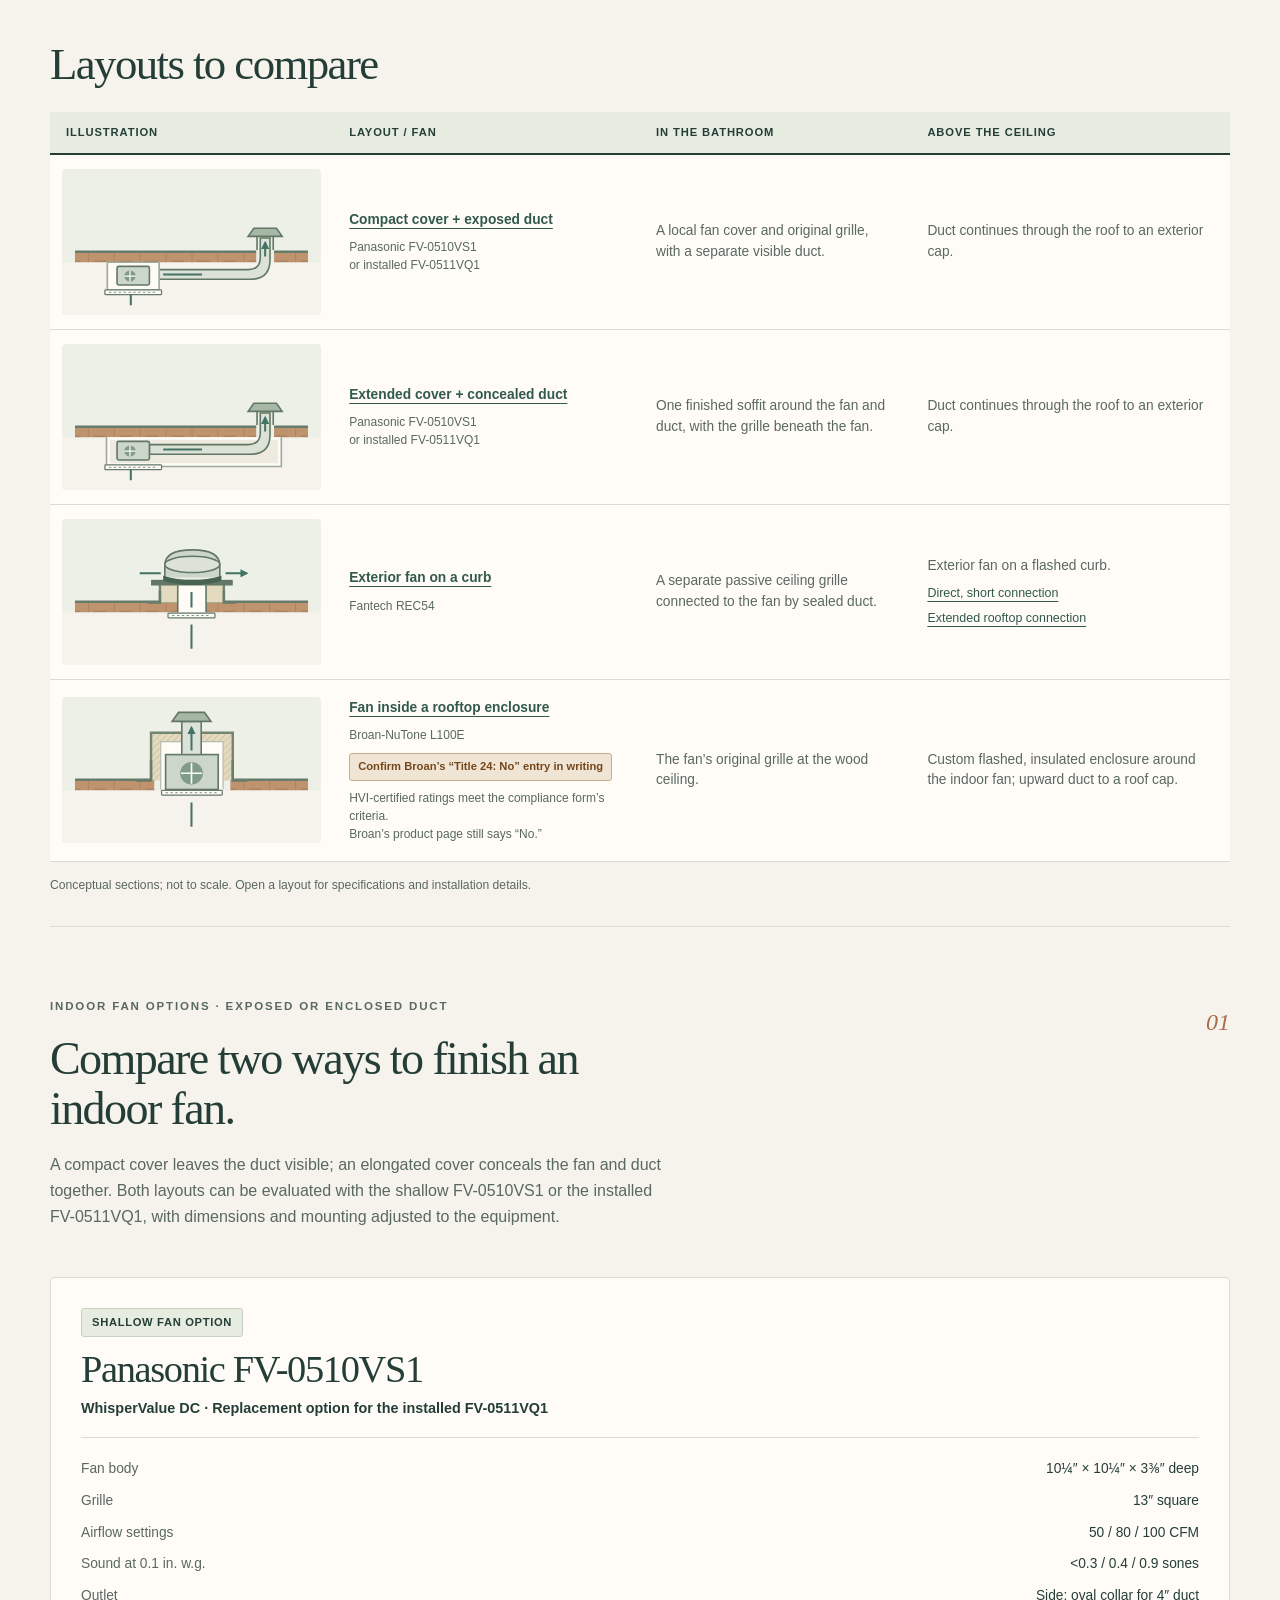
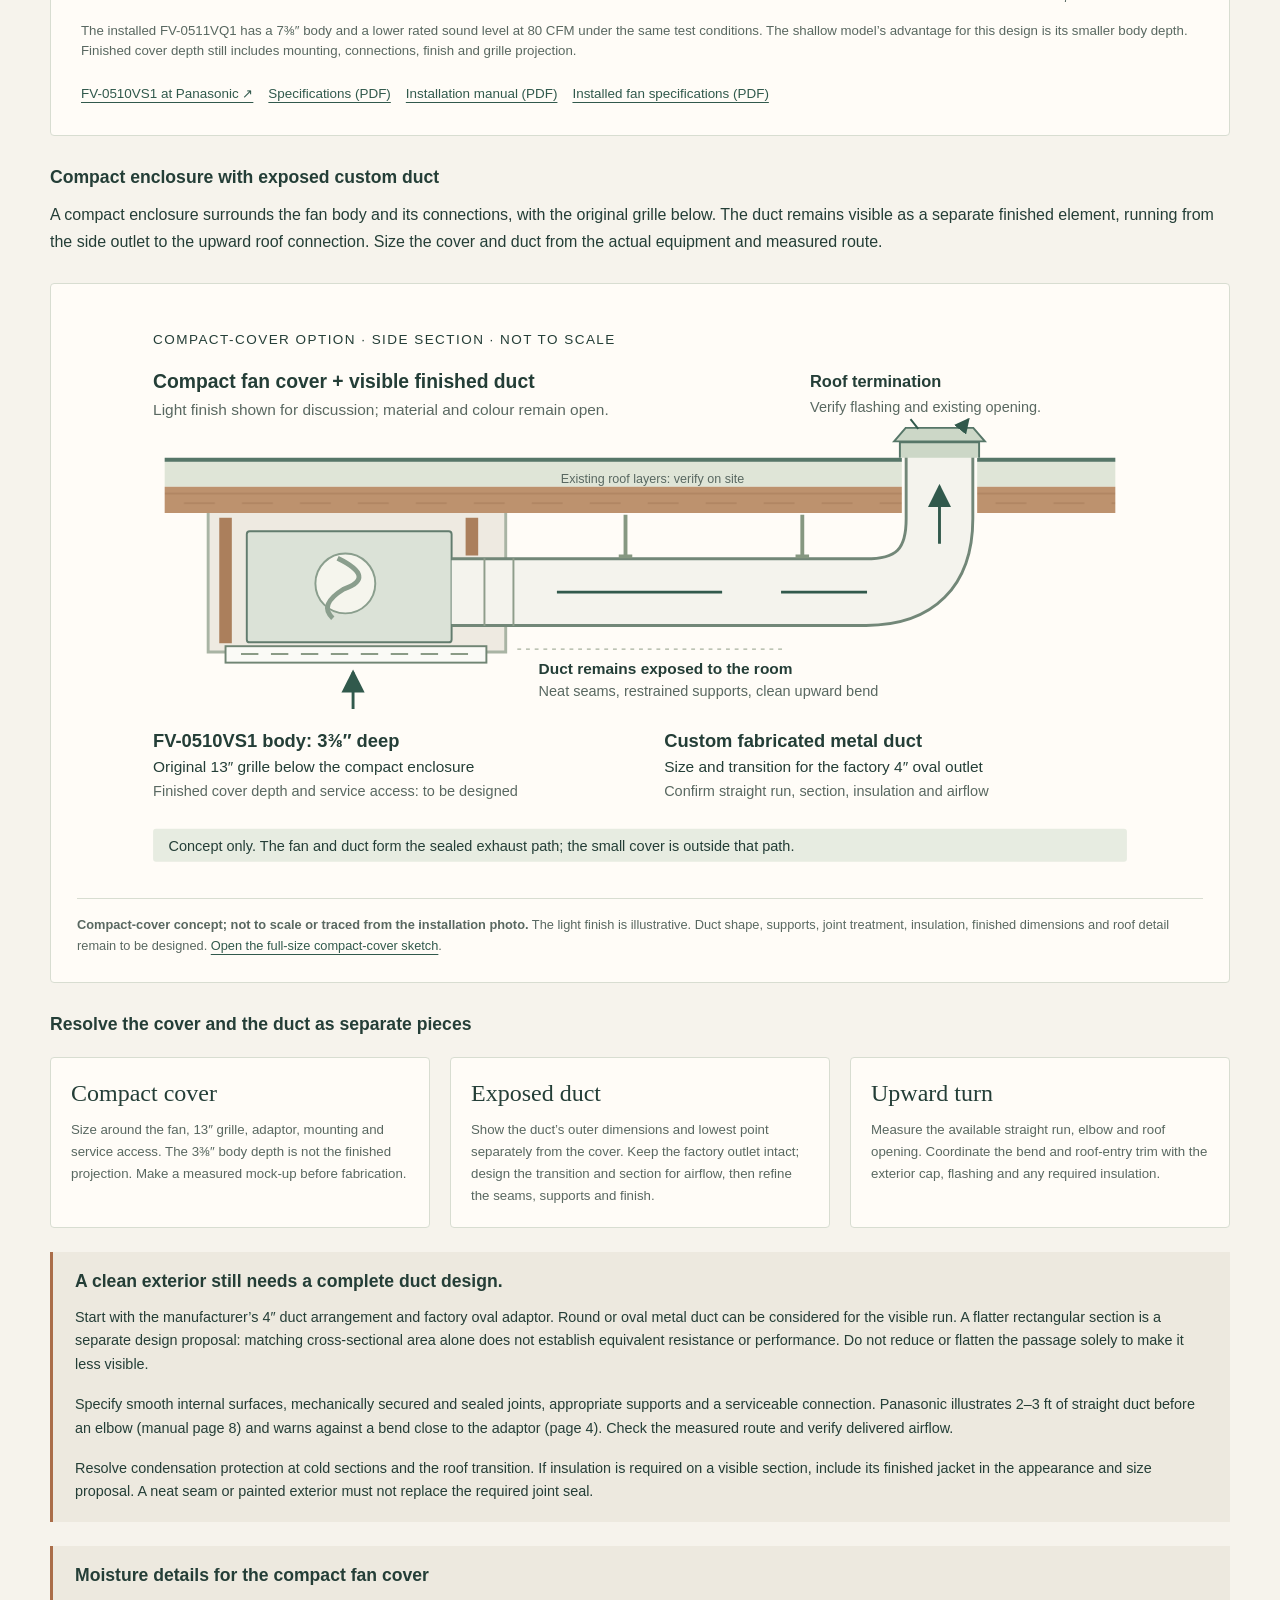
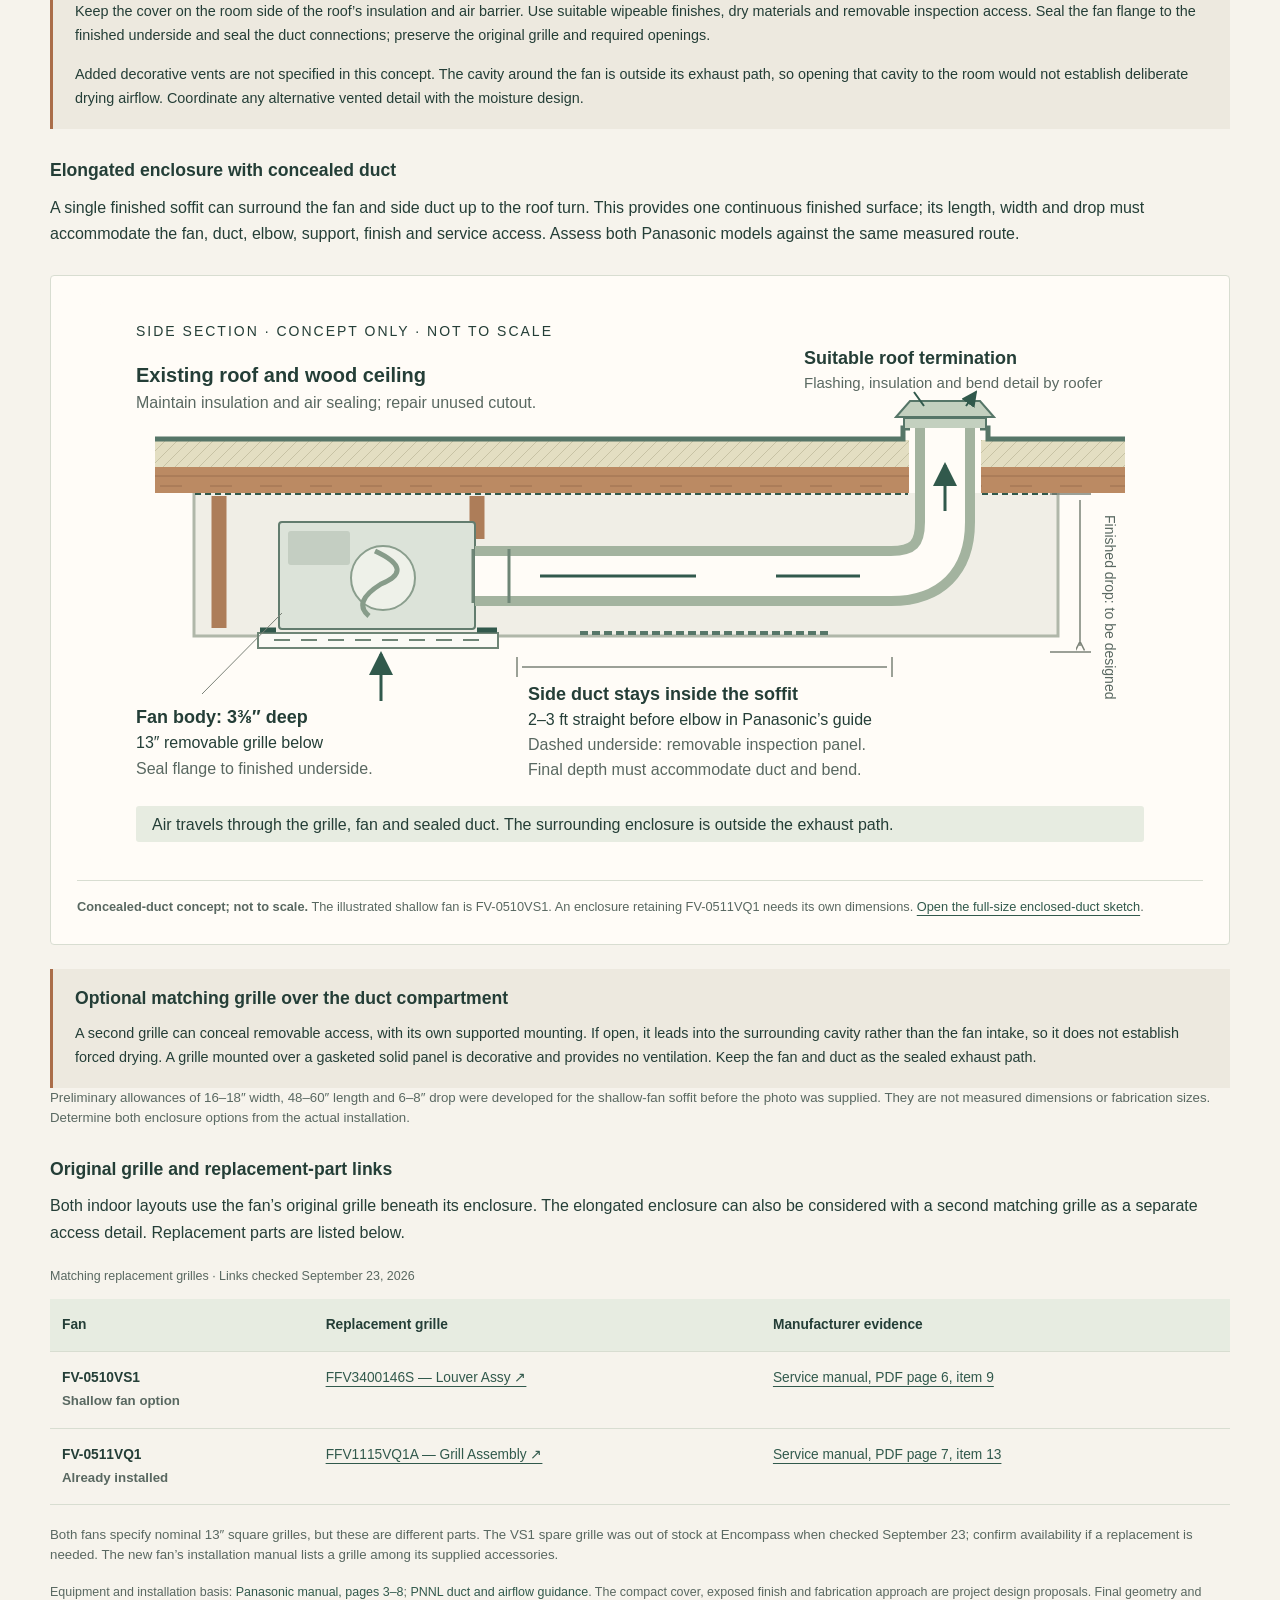
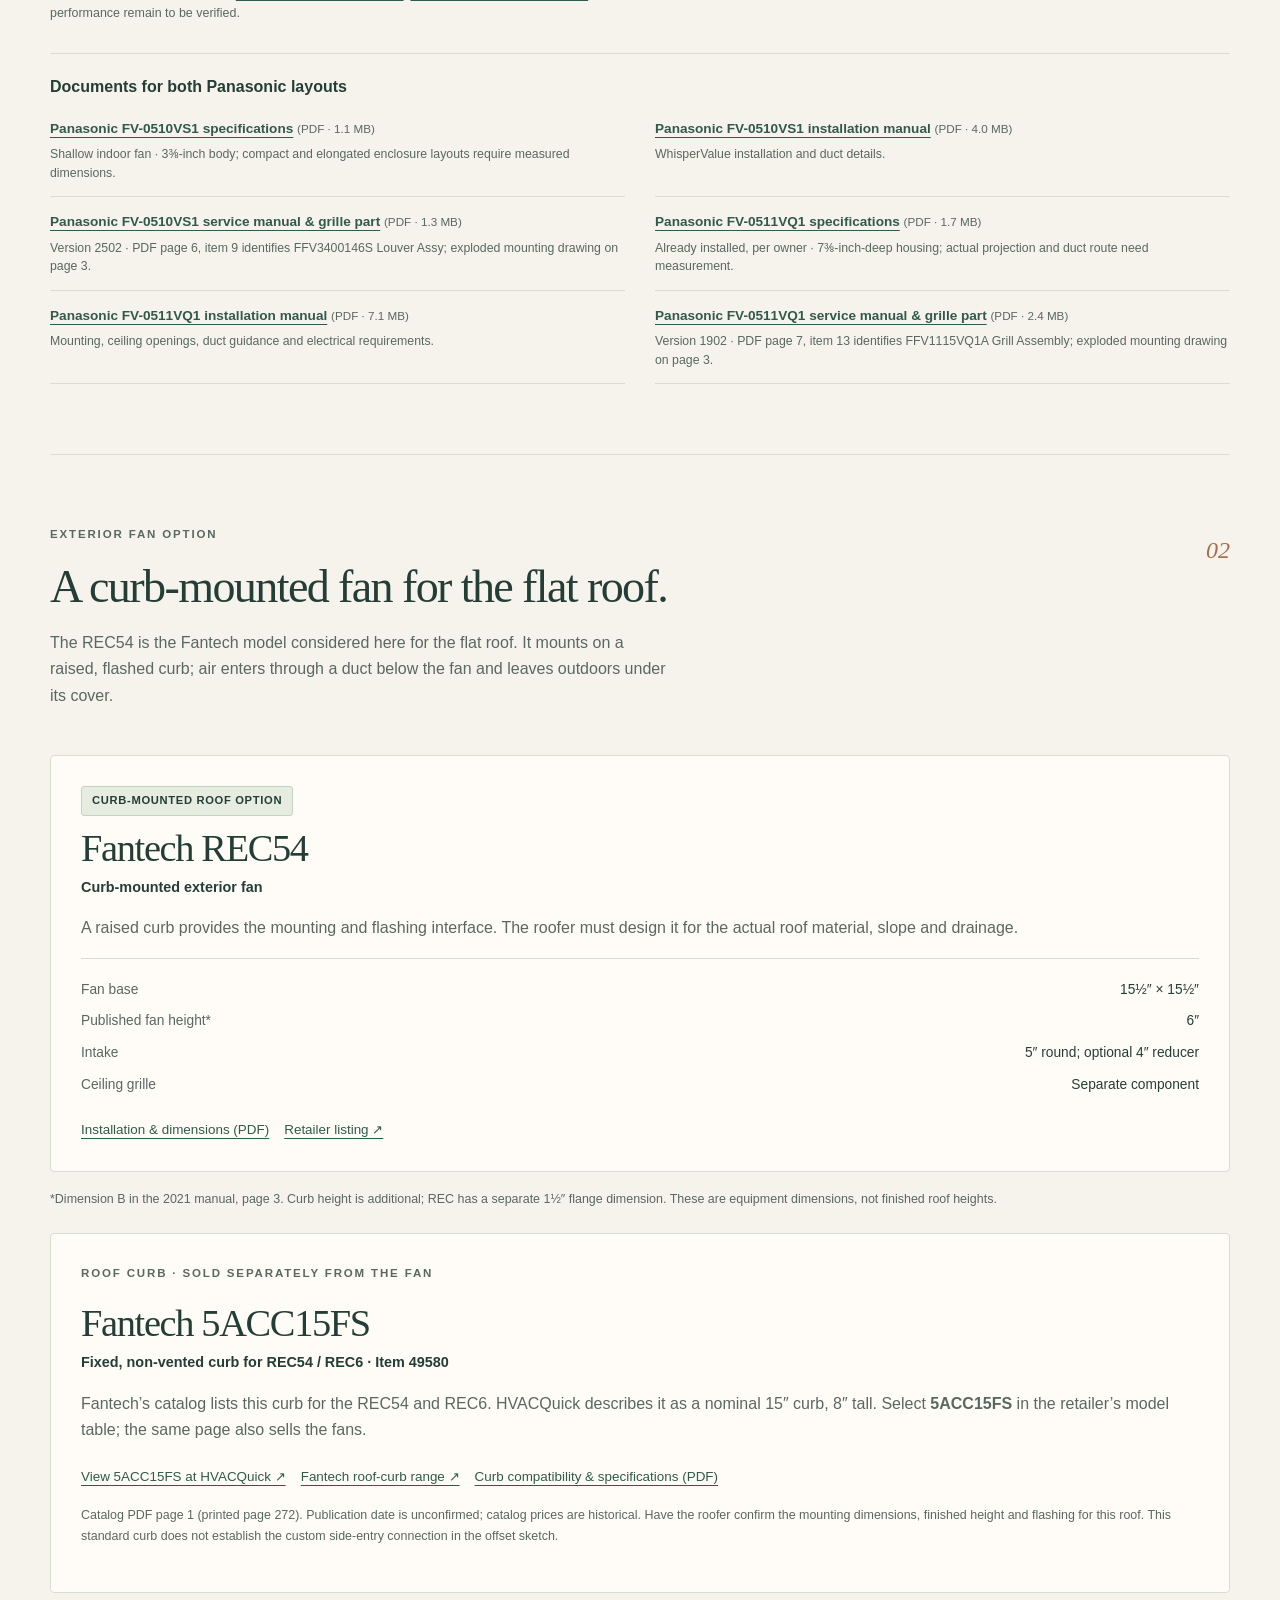
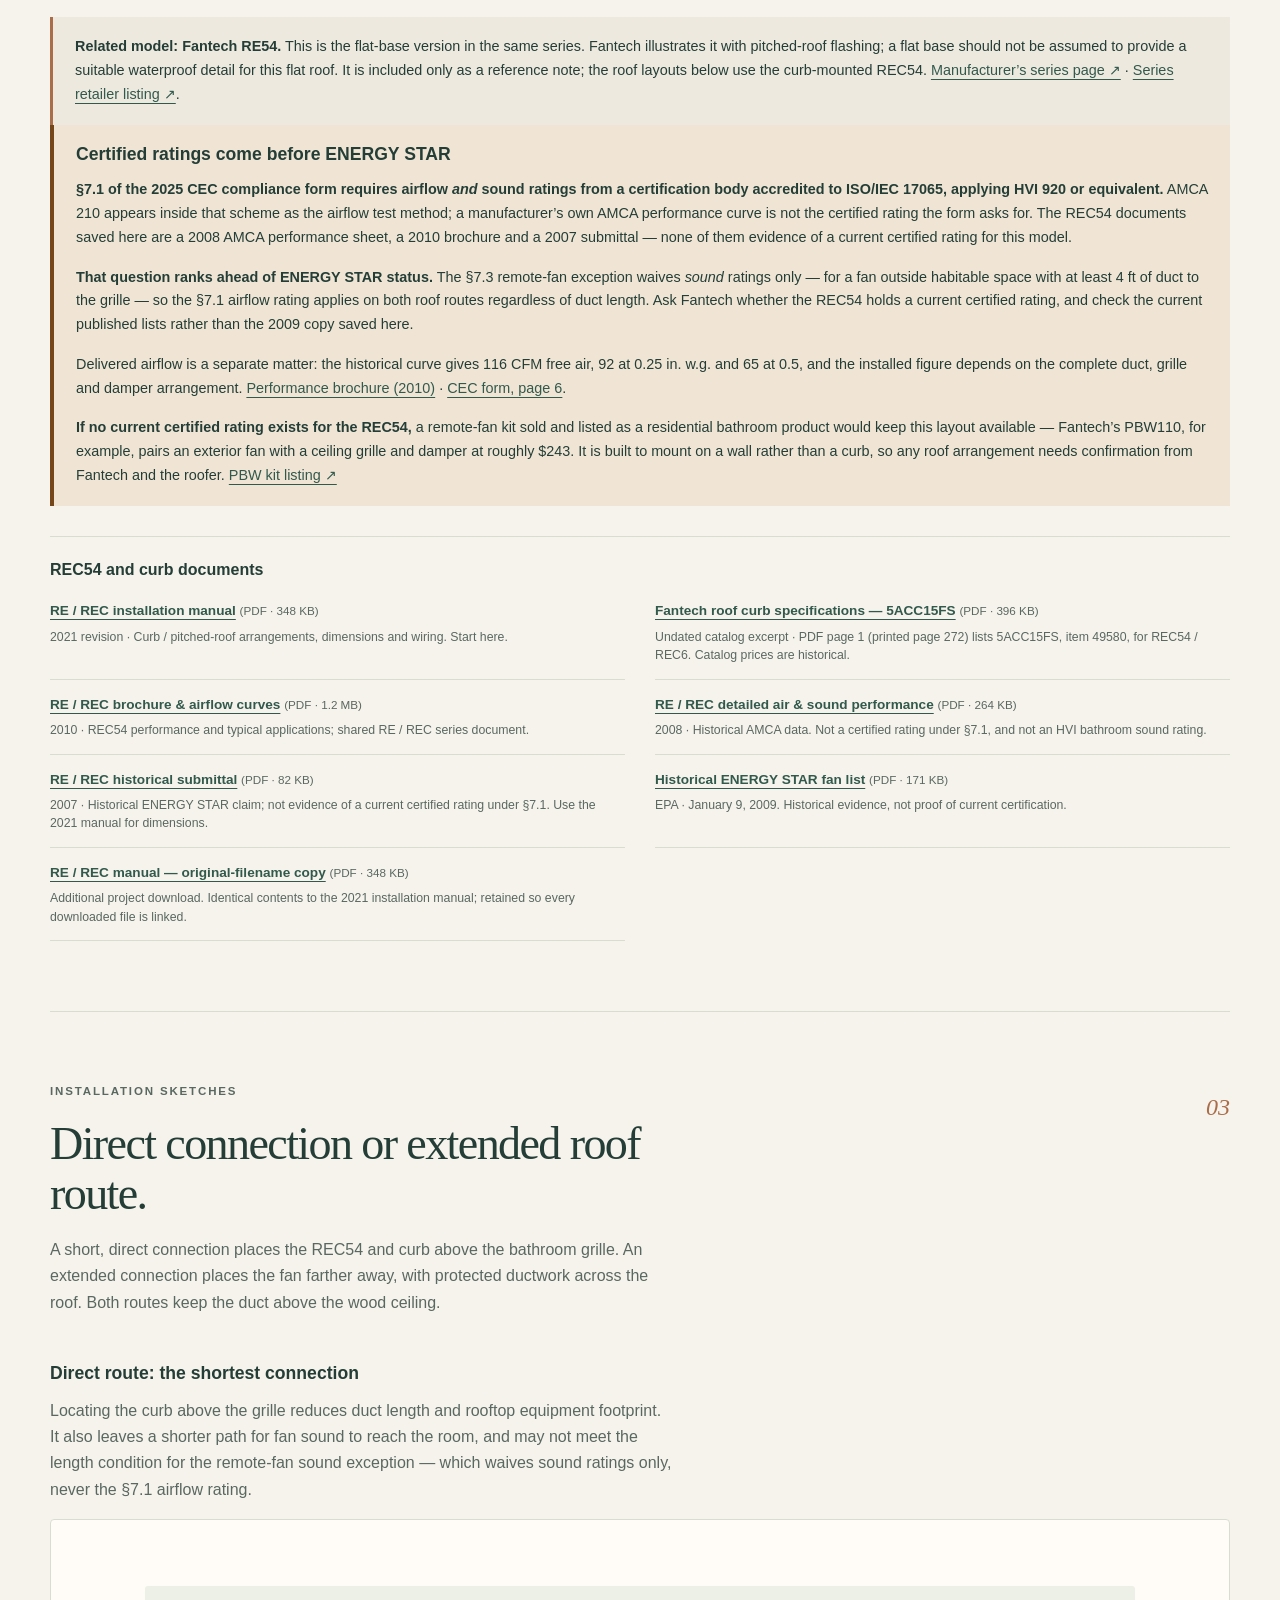
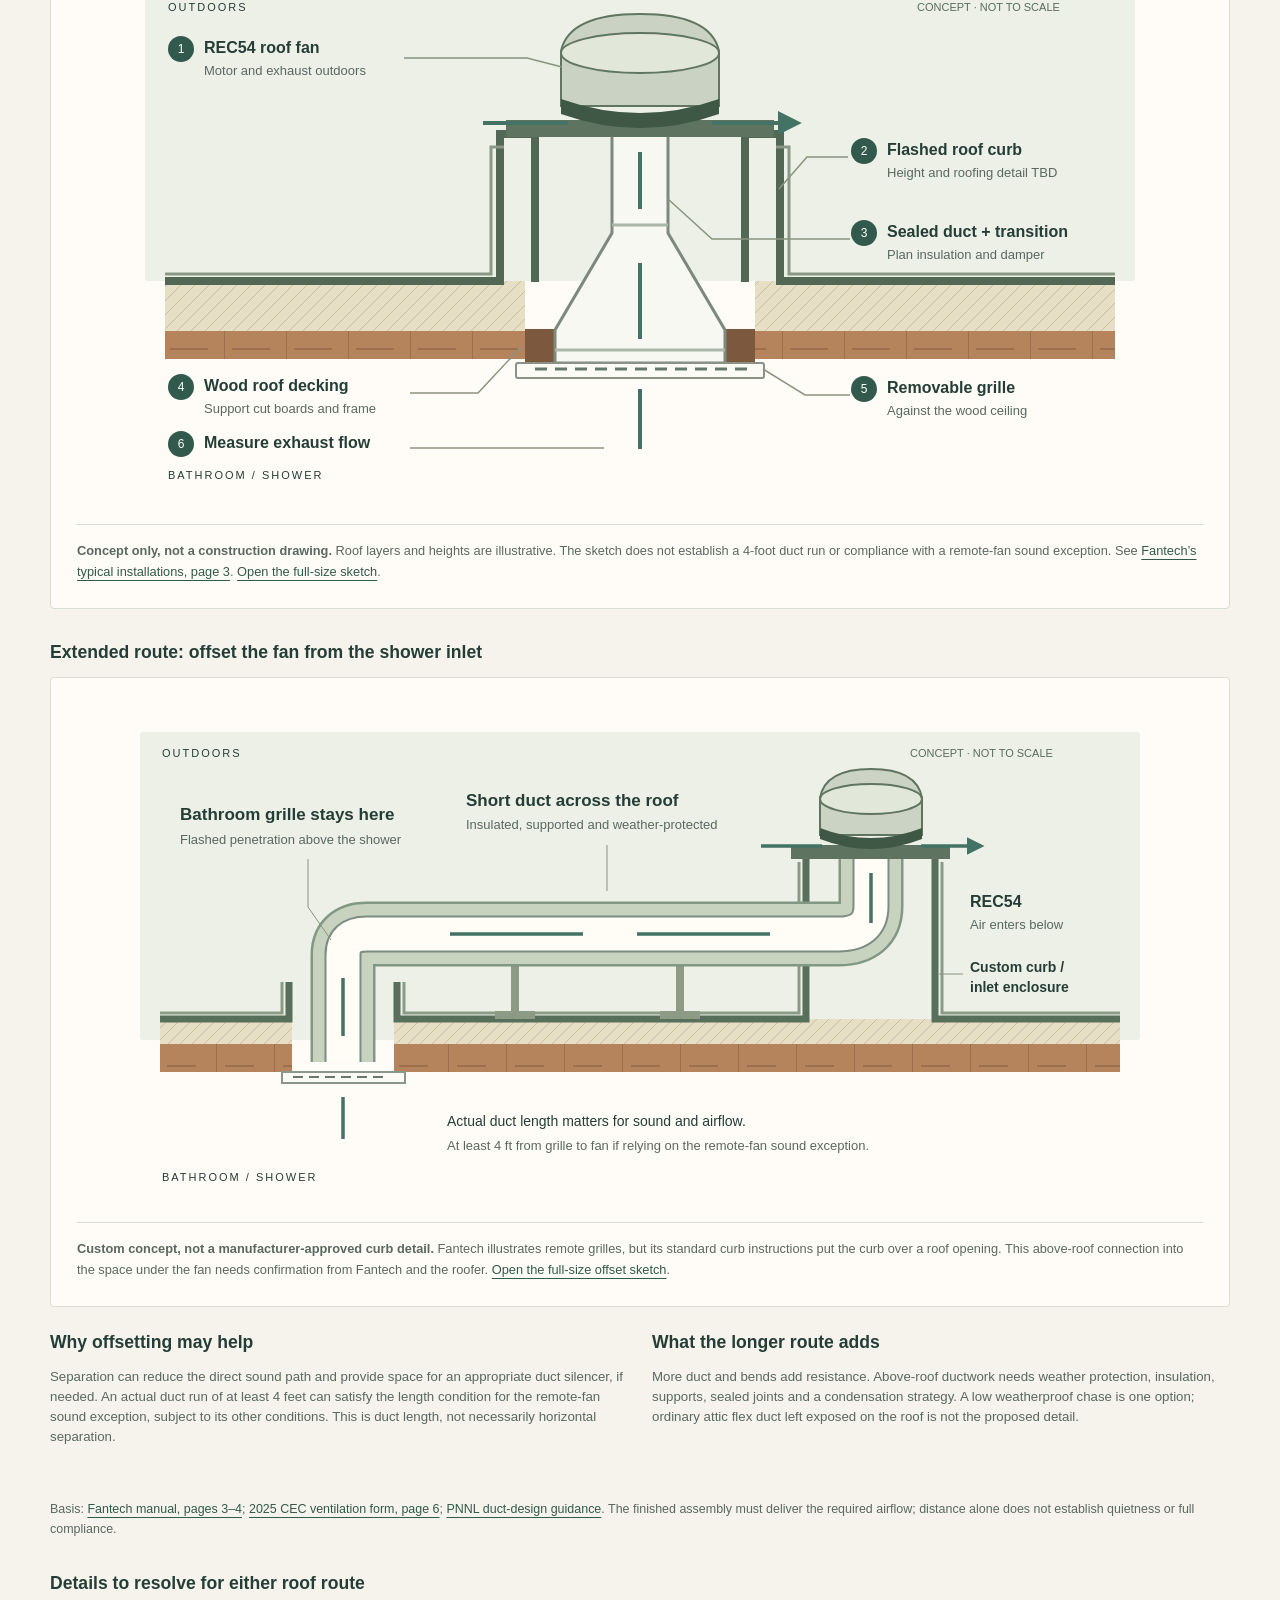
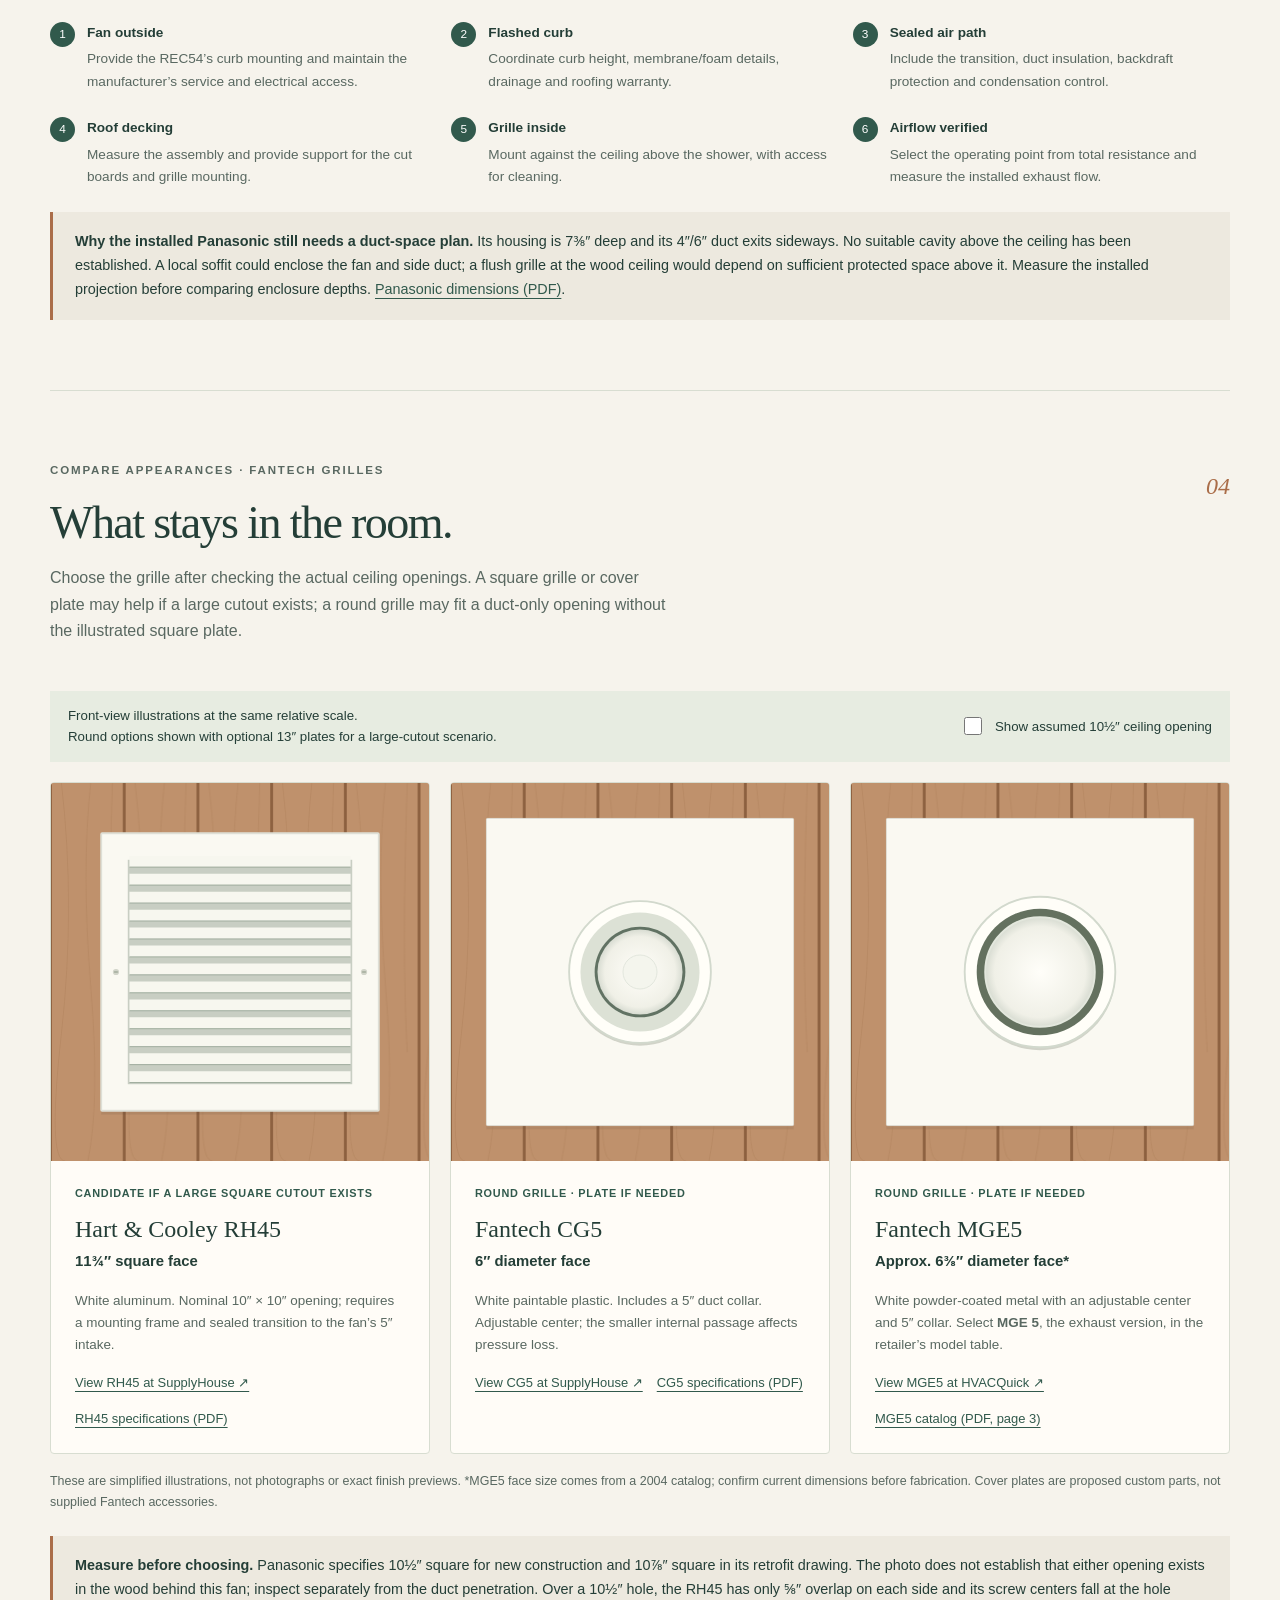
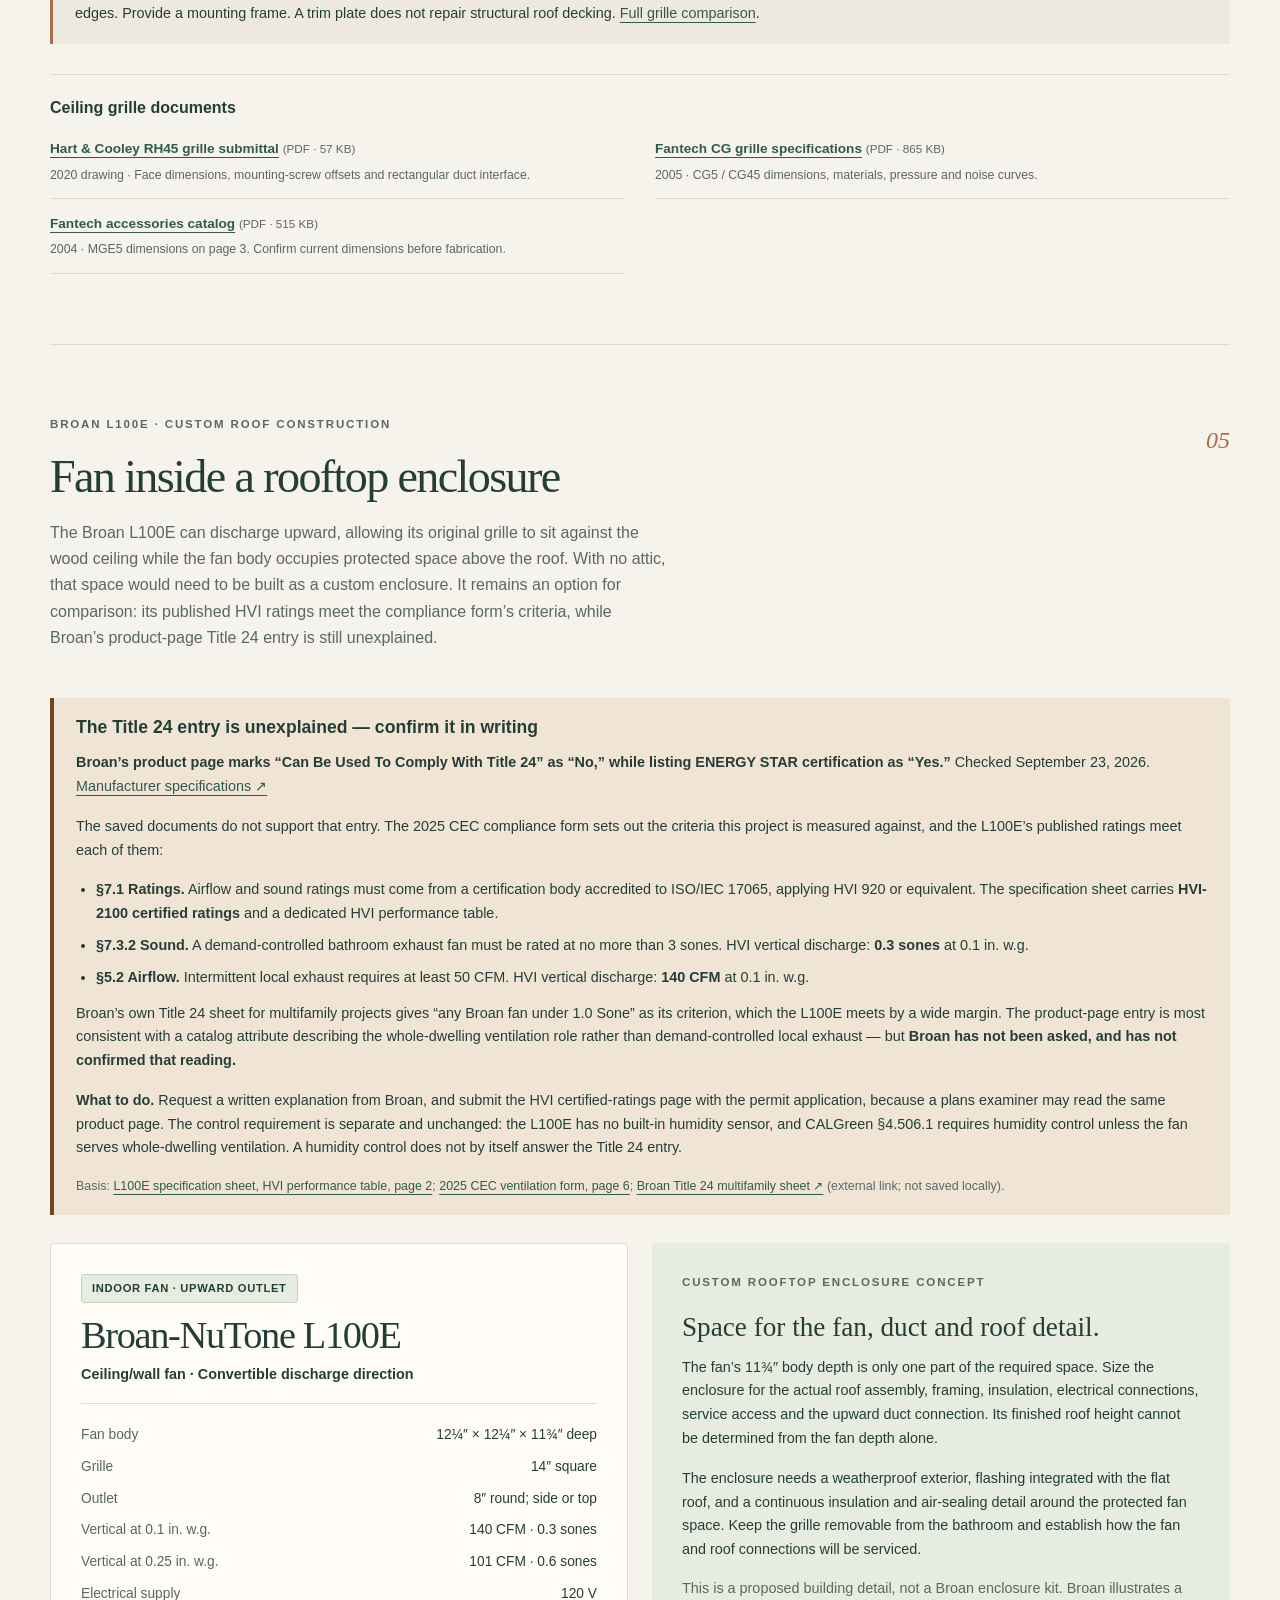
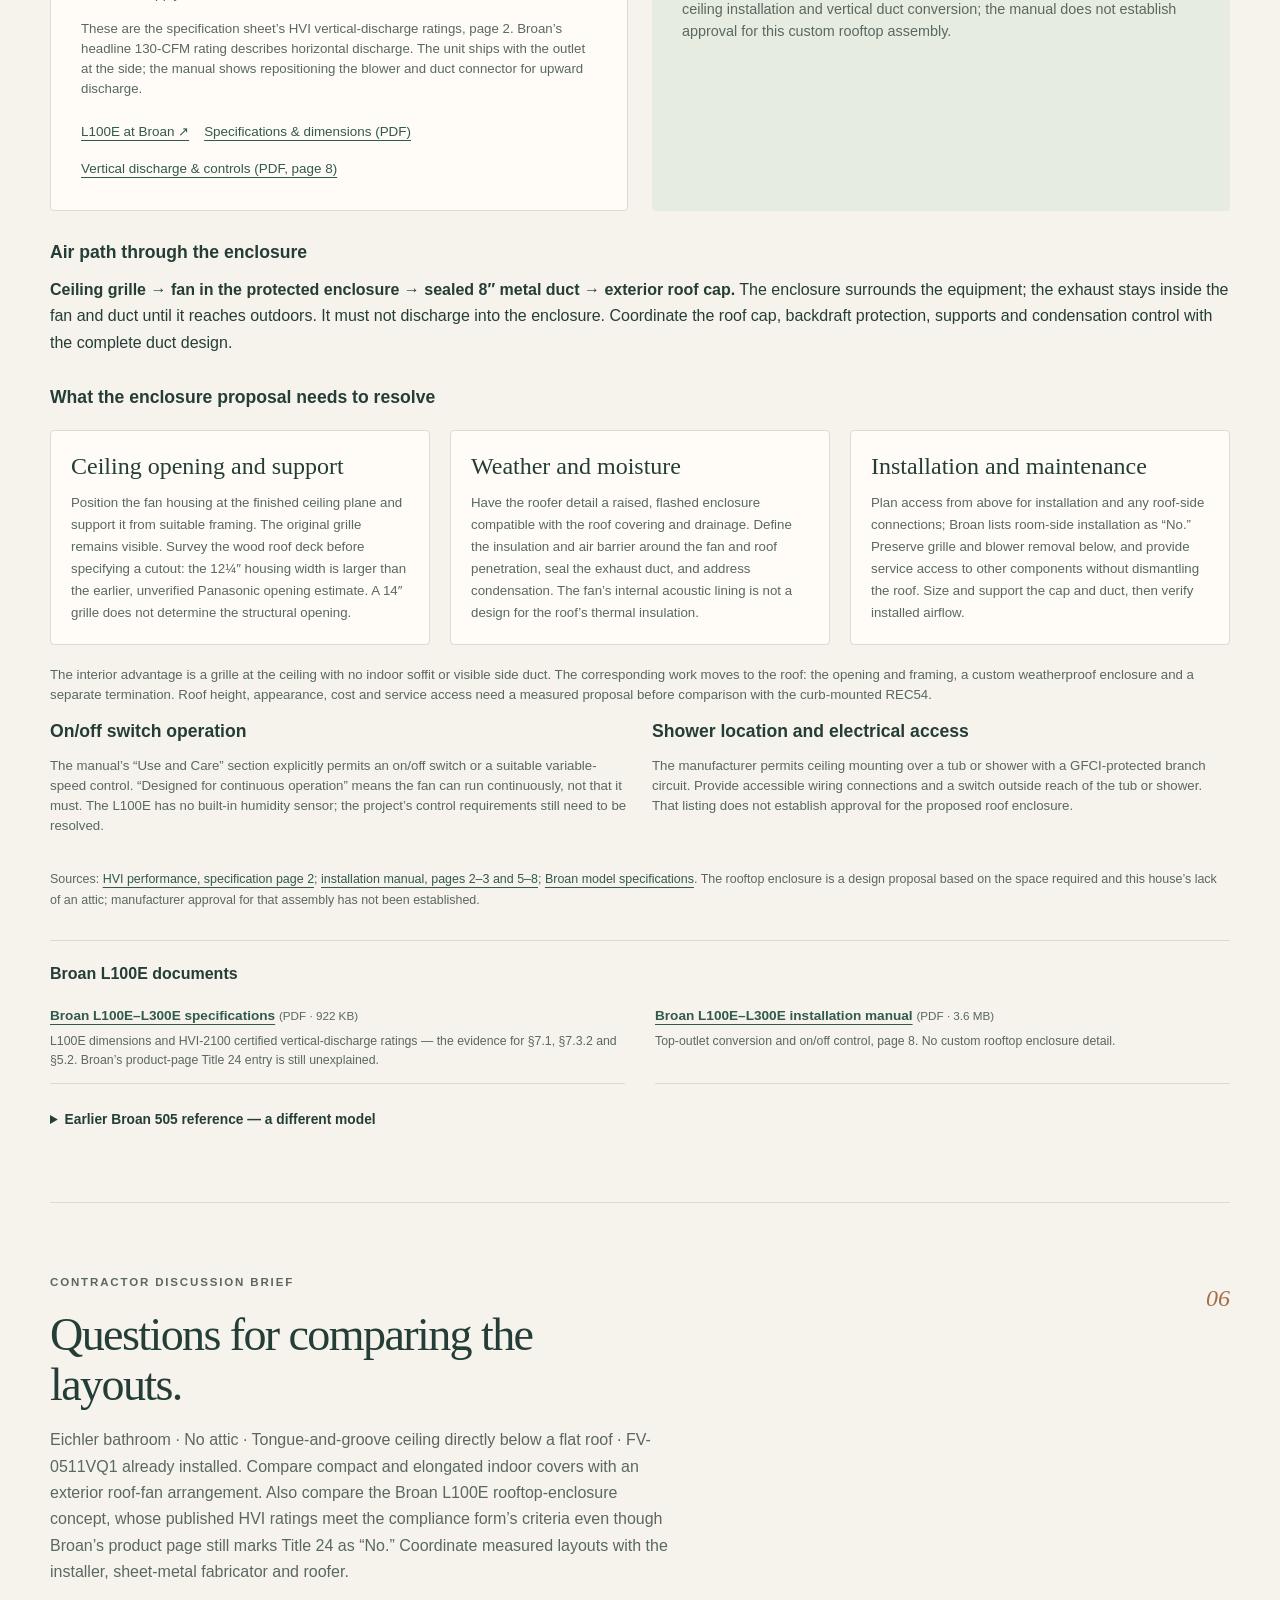
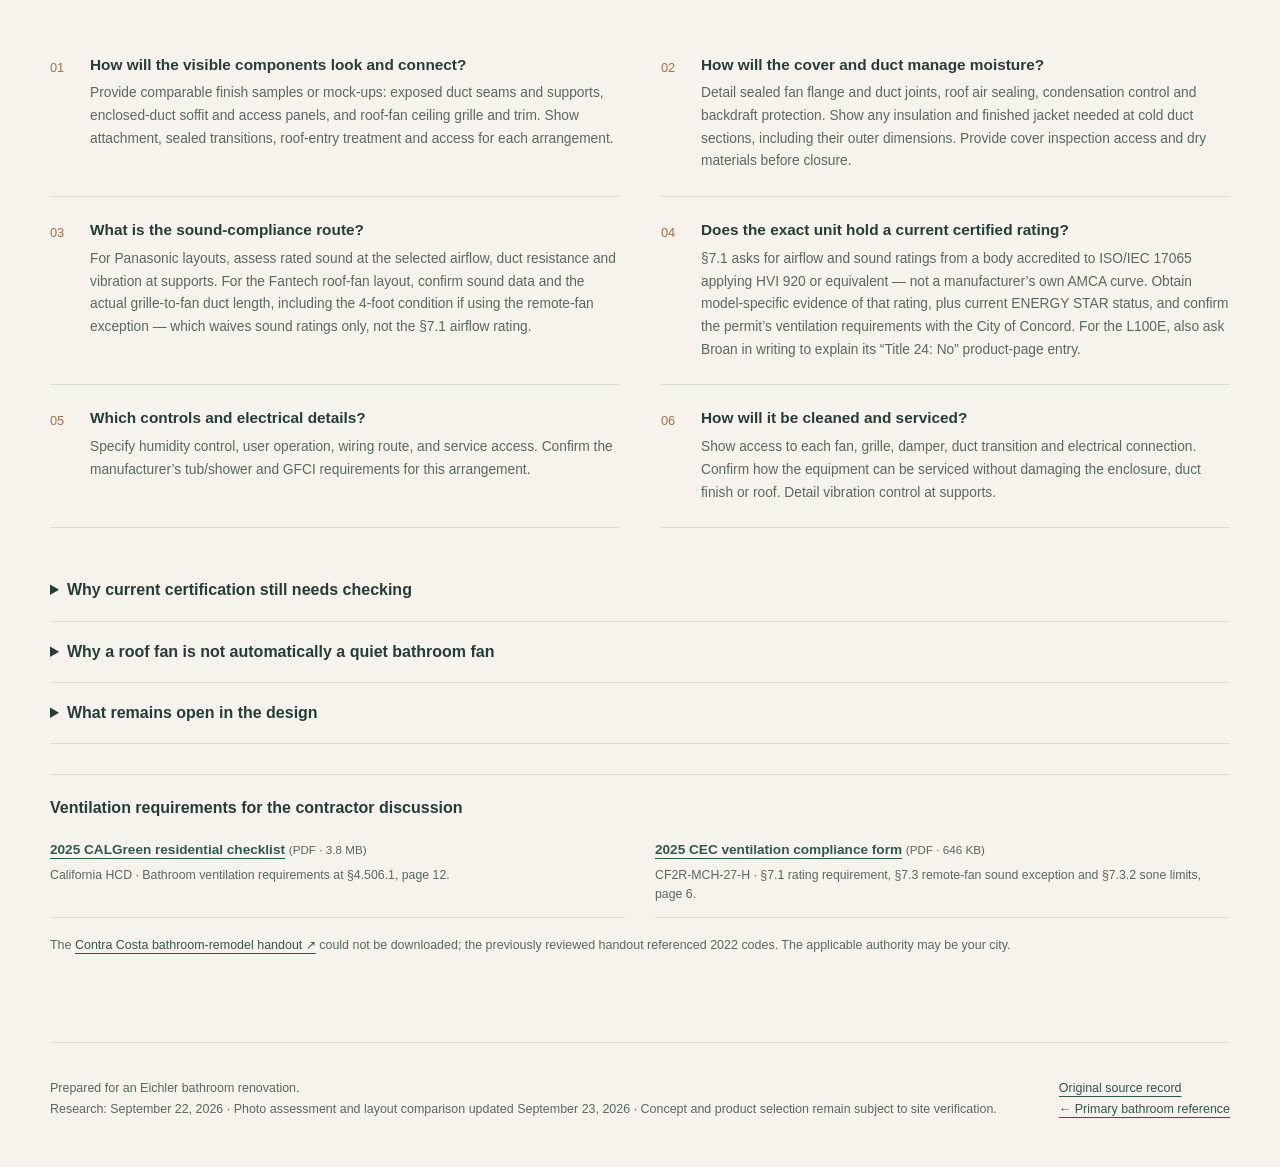
<file: docs/bathroom-ventilation/index.html>
<!doctype html>
<html lang="en">
<head>
  <meta charset="utf-8">
  <meta name="viewport" content="width=device-width, initial-scale=1">
  <title>Bathroom ventilation options | Eichler bathroom</title>
  <meta name="description" content="Compare compact fan covers with exposed ductwork, elongated enclosures with concealed ductwork, exterior roof fans, and a Broan fan in a custom rooftop enclosure with unresolved compliance concerns. Sketches, contractor questions and specifications beside each option.">
  <meta name="theme-color" content="#243e37">
  <link rel="stylesheet" href="styles.css?v=20260923-headerless">
  <script src="site.js?v=20260923-controls" defer></script>
</head>
<body>
<a class="skip" href="#main">Skip to content</a>
<main id="main" class="wrap">
  <section class="layout-comparison" id="layout-comparison" aria-labelledby="page-title">
    <h1 id="page-title">Layouts to compare</h1>
    <table class="layout-table">
      <caption>Conceptual sections; not to scale. Open a layout for specifications and installation details.</caption>
      <colgroup><col class="preview-column"><col class="option-column"><col class="room-column"><col class="roof-column"></colgroup>
      <thead><tr><th scope="col">Illustration</th><th scope="col">Layout / fan</th><th scope="col">In the bathroom</th><th scope="col">Above the ceiling</th></tr></thead>
      <tbody>
        <tr>
          <td class="layout-preview"><img src="assets/layouts/compact-cover.svg" width="320" height="180" alt="Side section: a small cover surrounds the fan below the wood ceiling, with exposed duct turning upward through the roof."></td>
          <th scope="row" class="layout-option"><a href="#compact-duct">Compact cover + exposed duct</a><span class="layout-model">Panasonic FV-0510VS1<br>or installed FV-0511VQ1</span></th>
          <td data-label="In the bathroom">A local fan cover and original grille, with a separate visible duct.</td>
          <td data-label="Above the ceiling">Duct continues through the roof to an exterior cap.</td>
        </tr>
        <tr>
          <td class="layout-preview"><img src="assets/layouts/elongated-cover.svg" width="320" height="180" alt="Cutaway section: one elongated soffit below the wood ceiling conceals the fan and horizontal duct, which turns upward through the roof."></td>
          <th scope="row" class="layout-option"><a href="#enclosed-duct">Extended cover + concealed duct</a><span class="layout-model">Panasonic FV-0510VS1<br>or installed FV-0511VQ1</span></th>
          <td data-label="In the bathroom">One finished soffit around the fan and duct, with the grille beneath the fan.</td>
          <td data-label="Above the ceiling">Duct continues through the roof to an exterior cap.</td>
        </tr>
        <tr>
          <td class="layout-preview"><img src="assets/layouts/fantech-curb.svg" width="320" height="180" alt="Side section: an exterior Fantech fan sits on a raised roof curb directly above a passive ceiling grille, joined by a short vertical duct."></td>
          <th scope="row" class="layout-option"><a href="#options">Exterior fan on a curb</a><span class="layout-model">Fantech REC54</span></th>
          <td data-label="In the bathroom">A separate passive ceiling grille connected to the fan by sealed duct.</td>
          <td data-label="Above the ceiling">Exterior fan on a flashed curb.<span class="layout-routes"><a href="#direct-roof-route">Direct, short connection</a><a href="#offset-roof-route">Extended rooftop connection</a></span></td>
        </tr>
        <tr>
          <td class="layout-preview"><img src="assets/layouts/broan-rooftop.svg" width="320" height="180" alt="Cutaway section: a Broan ceiling fan sits in a custom protected enclosure above the roof, with its grille at the ceiling and a vertical duct to a roof cap."></td>
          <th scope="row" class="layout-option"><a href="#broan">Fan inside a rooftop enclosure</a><span class="layout-model">Broan-NuTone L100E</span><span class="status-concern">Confirm Broan’s “Title 24: No” entry in writing</span><span class="layout-model">HVI-certified ratings meet the compliance form’s criteria.<br>Broan’s product page still says “No.”</span></th>
          <td data-label="In the bathroom">The fan’s original grille at the wood ceiling.</td>
          <td data-label="Above the ceiling">Custom flashed, insulated enclosure around the indoor fan; upward duct to a roof cap.</td>
        </tr>
      </tbody>
    </table>
  </section>

  <section class="section" id="panasonic" aria-labelledby="panasonic-title">
    <div class="section-heading"><div><p class="eyebrow">Indoor fan options · Exposed or enclosed duct</p><h2 id="panasonic-title">Compare two ways to finish an indoor fan.</h2><p class="lede">A compact cover leaves the duct visible; an elongated cover conceals the fan and duct together. Both layouts can be evaluated with the shallow FV-0510VS1 or the installed FV-0511VQ1, with dimensions and mounting adjusted to the equipment.</p></div><span class="section-num" aria-hidden="true">01</span></div>
    <article class="model">
      <span class="pill">Shallow fan option</span><h3>Panasonic FV-0510VS1</h3><p class="role">WhisperValue DC · Replacement option for the installed FV-0511VQ1</p>
      <dl><dt>Fan body</dt><dd>10¼″ × 10¼″ × 3⅜″ deep</dd><dt>Grille</dt><dd>13″ square</dd><dt>Airflow settings</dt><dd>50 / 80 / 100 CFM</dd><dt>Sound at 0.1 in. w.g.</dt><dd>&lt;0.3 / 0.4 / 0.9 sones</dd><dt>Outlet</dt><dd>Side; oval collar for 4″ duct</dd></dl>
      <p class="small muted">The installed FV-0511VQ1 has a 7⅜″ body and a lower rated sound level at 80 CFM under the same test conditions. The shallow model’s advantage for this design is its smaller body depth. Finished cover depth still includes mounting, connections, finish and grille projection.</p>
      <div class="links"><a href="https://iaq.na.panasonic.com/ventilation/fans/whispervalue-50-80-100-cfm">FV-0510VS1 at Panasonic ↗</a><a href="references/spec-sheets/Panasonic-FV-0510VS1-submittal.pdf">Specifications (PDF)</a><a href="references/spec-sheets/Panasonic-FV-0510VS1-installation.pdf">Installation manual (PDF)</a><a href="references/spec-sheets/Panasonic-FV-0511VQ1-submittal.pdf">Installed fan specifications (PDF)</a></div>
    </article>
    <article class="indoor-layout" aria-labelledby="compact-duct">
      <h3 class="subsection-title" id="compact-duct">Compact enclosure with exposed custom duct</h3>
      <p>A compact enclosure surrounds the fan body and its connections, with the original grille below. The duct remains visible as a separate finished element, running from the side outlet to the upward roof connection. Size the cover and duct from the actual equipment and measured route.</p>
      <div class="diagram-panel proposal-diagram"><figure>
        <img src="assets/panasonic-compact-exposed-duct.svg" width="1080" height="590" loading="lazy" alt="Conceptual side section of a shallow Panasonic fan in a compact enclosure, with its original grille below and a custom exposed duct leaving the side and turning upward through the roof. Only the fan and connection are enclosed; the duct run is visible.">
        <figcaption><strong>Compact-cover concept; not to scale or traced from the installation photo.</strong> The light finish is illustrative. Duct shape, supports, joint treatment, insulation, finished dimensions and roof detail remain to be designed. <a href="assets/panasonic-compact-exposed-duct.svg">Open the full-size compact-cover sketch</a>.</figcaption>
      </figure></div>
      <h3 class="subsection-title">Resolve the cover and the duct as separate pieces</h3>
      <div class="dimension-grid">
        <div><strong>Compact cover</strong><p>Size around the fan, 13″ grille, adaptor, mounting and service access. The 3⅜″ body depth is not the finished projection. Make a measured mock-up before fabrication.</p></div>
        <div><strong>Exposed duct</strong><p>Show the duct’s outer dimensions and lowest point separately from the cover. Keep the factory outlet intact; design the transition and section for airflow, then refine the seams, supports and finish.</p></div>
        <div><strong>Upward turn</strong><p>Measure the available straight run, elbow and roof opening. Coordinate the bend and roof-entry trim with the exterior cap, flashing and any required insulation.</p></div>
      </div>
      <div class="note" id="exposed-duct-detail">
        <h3>A clean exterior still needs a complete duct design.</h3>
        <p>Start with the manufacturer’s 4″ duct arrangement and factory oval adaptor. Round or oval metal duct can be considered for the visible run. A flatter rectangular section is a separate design proposal: matching cross-sectional area alone does not establish equivalent resistance or performance. Do not reduce or flatten the passage solely to make it less visible.</p>
        <p>Specify smooth internal surfaces, mechanically secured and sealed joints, appropriate supports and a serviceable connection. Panasonic illustrates 2–3 ft of straight duct before an elbow (manual page 8) and warns against a bend close to the adaptor (page 4). Check the measured route and verify delivered airflow.</p>
        <p>Resolve condensation protection at cold sections and the roof transition. If insulation is required on a visible section, include its finished jacket in the appearance and size proposal. A neat seam or painted exterior must not replace the required joint seal.</p>
      </div>
      <div class="note" id="enclosure-moisture">
        <h3>Moisture details for the compact fan cover</h3>
        <p>Keep the cover on the room side of the roof’s insulation and air barrier. Use suitable wipeable finishes, dry materials and removable inspection access. Seal the fan flange to the finished underside and seal the duct connections; preserve the original grille and required openings.</p>
        <p>Added decorative vents are not specified in this concept. The cavity around the fan is outside its exhaust path, so opening that cavity to the room would not establish deliberate drying airflow. Coordinate any alternative vented detail with the moisture design.</p>
      </div>
    </article>
    <article class="indoor-layout" aria-labelledby="enclosed-duct">
      <h3 class="subsection-title" id="enclosed-duct">Elongated enclosure with concealed duct</h3>
      <p>A single finished soffit can surround the fan and side duct up to the roof turn. This provides one continuous finished surface; its length, width and drop must accommodate the fan, duct, elbow, support, finish and service access. Assess both Panasonic models against the same measured route.</p>
      <div class="diagram-panel proposal-diagram"><figure>
        <img src="assets/panasonic-soffit-section.svg" width="1080" height="560" loading="lazy" alt="Conceptual section of a Panasonic fan and its horizontal duct concealed within one elongated soffit below the wood ceiling, with the original grille under the fan and inspection access beside it.">
        <figcaption><strong>Concealed-duct concept; not to scale.</strong> The illustrated shallow fan is FV-0510VS1. An enclosure retaining FV-0511VQ1 needs its own dimensions. <a href="assets/panasonic-soffit-section.svg">Open the full-size enclosed-duct sketch</a>.</figcaption>
      </figure></div>
      <div class="note"><h3>Optional matching grille over the duct compartment</h3><p>A second grille can conceal removable access, with its own supported mounting. If open, it leads into the surrounding cavity rather than the fan intake, so it does not establish forced drying. A grille mounted over a gasketed solid panel is decorative and provides no ventilation. Keep the fan and duct as the sealed exhaust path.</p></div>
      <p class="small muted">Preliminary allowances of 16–18″ width, 48–60″ length and 6–8″ drop were developed for the shallow-fan soffit before the photo was supplied. They are not measured dimensions or fabrication sizes. Determine both enclosure options from the actual installation.</p>
    </article>
    <div id="matching-panasonic-grilles">
      <h3 class="subsection-title">Original grille and replacement-part links</h3>
      <p>Both indoor layouts use the fan’s original grille beneath its enclosure. The elongated enclosure can also be considered with a second matching grille as a separate access detail. Replacement parts are listed below.</p>
      <div class="parts-table-wrap"><table class="parts-table">
        <caption>Matching replacement grilles · Links checked September 23, 2026</caption>
        <thead><tr><th scope="col">Fan</th><th scope="col">Replacement grille</th><th scope="col">Manufacturer evidence</th></tr></thead>
        <tbody>
          <tr><th scope="row">FV-0510VS1<br><span class="small muted">Shallow fan option</span></th><td><a href="https://encompass.com/item/11117813/PANASONIC/FFV3400146S/">FFV3400146S — Louver Assy ↗</a></td><td><a href="references/spec-sheets/Panasonic-FV-0510VS1-service.pdf#page=6">Service manual, PDF page 6, item 9</a></td></tr>
          <tr><th scope="row">FV-0511VQ1<br><span class="small muted">Already installed</span></th><td><a href="https://panasonic.encompass.com/item/11543179/Panasonic/FFV1115VQ1A/">FFV1115VQ1A — Grill Assembly ↗</a></td><td><a href="references/spec-sheets/Panasonic-FV-0511VQ1-service.pdf#page=7">Service manual, PDF page 7, item 13</a></td></tr>
        </tbody>
      </table></div>
      <p class="small muted">Both fans specify nominal 13″ square grilles, but these are different parts. The VS1 spare grille was out of stock at Encompass when checked September 23; confirm availability if a replacement is needed. The new fan’s installation manual lists a grille among its supplied accessories.</p>
    </div>
    <p class="source-line">Equipment and installation basis: <a href="references/spec-sheets/Panasonic-FV-0510VS1-installation.pdf">Panasonic manual, pages 3–8</a>; <a href="https://basc.pnnl.gov/resource-guides/bathroom-exhaust-fans">PNNL duct and airflow guidance</a>. The compact cover, exposed finish and fabrication approach are project design proposals. Final geometry and performance remain to be verified.</p>
    <!-- SECTION_DOCUMENTS:panasonic START -->
<div class="section-documents" id="panasonic-documents" aria-labelledby="panasonic-documents-title">
<h3 id="panasonic-documents-title">Documents for both Panasonic layouts</h3>
<ul class="document-list">
<li><a href="references/spec-sheets/Panasonic-FV-0510VS1-submittal.pdf">Panasonic FV-0510VS1 specifications</a> <span class="document-format">(PDF · 1.1 MB)</span><p>Shallow indoor fan · 3⅜-inch body; compact and elongated enclosure layouts require measured dimensions.</p></li>
<li><a href="references/spec-sheets/Panasonic-FV-0510VS1-installation.pdf">Panasonic FV-0510VS1 installation manual</a> <span class="document-format">(PDF · 4.0 MB)</span><p>WhisperValue installation and duct details.</p></li>
<li><a href="references/spec-sheets/Panasonic-FV-0510VS1-service.pdf">Panasonic FV-0510VS1 service manual &amp; grille part</a> <span class="document-format">(PDF · 1.3 MB)</span><p>Version 2502 · PDF page 6, item 9 identifies FFV3400146S Louver Assy; exploded mounting drawing on page 3.</p></li>
<li><a href="references/spec-sheets/Panasonic-FV-0511VQ1-submittal.pdf">Panasonic FV-0511VQ1 specifications</a> <span class="document-format">(PDF · 1.7 MB)</span><p>Already installed, per owner · 7⅜-inch-deep housing; actual projection and duct route need measurement.</p></li>
<li><a href="references/spec-sheets/Panasonic-FV-0511VQ1-installation.pdf">Panasonic FV-0511VQ1 installation manual</a> <span class="document-format">(PDF · 7.1 MB)</span><p>Mounting, ceiling openings, duct guidance and electrical requirements.</p></li>
<li><a href="references/spec-sheets/Panasonic-FV-0511VQ1-service.pdf">Panasonic FV-0511VQ1 service manual &amp; grille part</a> <span class="document-format">(PDF · 2.4 MB)</span><p>Version 1902 · PDF page 7, item 13 identifies FFV1115VQ1A Grill Assembly; exploded mounting drawing on page 3.</p></li>
</ul>
</div>
    <!-- SECTION_DOCUMENTS:panasonic END -->
  </section>

  <section class="section" id="options" aria-labelledby="options-title">
    <div class="section-heading"><div><p class="eyebrow">Exterior fan option</p><h2 id="options-title">A curb-mounted fan for the flat roof.</h2><p class="lede">The REC54 is the Fantech model considered here for the flat roof. It mounts on a raised, flashed curb; air enters through a duct below the fan and leaves outdoors under its cover.</p></div><span class="section-num" aria-hidden="true">02</span></div>
    <article class="model">
      <span class="pill">Curb-mounted roof option</span><h3>Fantech REC54</h3><p class="role">Curb-mounted exterior fan</p>
      <p class="muted">A raised curb provides the mounting and flashing interface. The roofer must design it for the actual roof material, slope and drainage.</p>
      <dl><dt>Fan base</dt><dd>15½″ × 15½″</dd><dt>Published fan height*</dt><dd>6″</dd><dt>Intake</dt><dd>5″ round; optional 4″ reducer</dd><dt>Ceiling grille</dt><dd>Separate component</dd></dl>
      <div class="links"><a href="references/spec-sheets/Fantech-RE-REC-installation.pdf">Installation &amp; dimensions (PDF)</a><a href="https://www.supplyhouse.com/Fantech-REC54-Wall-or-Roof-Mount-Curb-4-or-5-Centrifugal-Duct-Fan-116-CFM">Retailer listing ↗</a></div>
    </article>
    <p class="source-line">*Dimension B in the 2021 manual, page 3. Curb height is additional; REC has a separate 1½″ flange dimension. These are equipment dimensions, not finished roof heights.</p>
    <article class="model curb" id="curb" aria-labelledby="curb-title">
      <p class="eyebrow">Roof curb · Sold separately from the fan</p>
      <h3 id="curb-title">Fantech 5ACC15FS</h3>
      <p class="role">Fixed, non-vented curb for REC54 / REC6 · Item 49580</p>
      <p class="muted">Fantech’s catalog lists this curb for the REC54 and REC6. HVACQuick describes it as a nominal 15″ curb, 8″ tall. Select <strong>5ACC15FS</strong> in the retailer’s model table; the same page also sells the fans.</p>
      <div class="links"><a href="https://hvacquick.com/products/residential/Fans/Exterior-Exhaust-Fans/Fantech-RE-fans">View 5ACC15FS at HVACQuick ↗</a><a href="https://www.fantech.net/en-us/products/commercial-ventilation/roof-ventilators/accessory-for-roof-ventilators/curbs/roof-curbs">Fantech roof-curb range ↗</a><a href="references/spec-sheets/Fantech-commercial-accessories-curbs.pdf#page=1">Curb compatibility &amp; specifications (PDF)</a></div>
      <p class="source-line">Catalog PDF page 1 (printed page 272). Publication date is unconfirmed; catalog prices are historical. Have the roofer confirm the mounting dimensions, finished height and flashing for this roof. This standard curb does not establish the custom side-entry connection in the offset sketch.</p>
    </article>
    <div class="note"><strong>Related model: Fantech RE54.</strong> This is the flat-base version in the same series. Fantech illustrates it with pitched-roof flashing; a flat base should not be assumed to provide a suitable waterproof detail for this flat roof. It is included only as a reference note; the roof layouts below use the curb-mounted REC54. <a href="https://www.fantech.net/en-us/products/commercial-ventilation/roof-ventilators/re-rec">Manufacturer’s series page ↗</a> · <a href="https://hvacquick.com/products/residential/Fans/Exterior-Exhaust-Fans/Fantech-RE-fans">Series retailer listing ↗</a>.</div>
    <div class="note compliance-concern" id="rec54-ratings">
      <h3>Certified ratings come before ENERGY STAR</h3>
      <p><strong>§7.1 of the 2025 CEC compliance form requires airflow <em>and</em> sound ratings from a certification body accredited to ISO/IEC 17065, applying HVI 920 or equivalent.</strong> AMCA 210 appears inside that scheme as the airflow test method; a manufacturer’s own AMCA performance curve is not the certified rating the form asks for. The REC54 documents saved here are a 2008 AMCA performance sheet, a 2010 brochure and a 2007 submittal — none of them evidence of a current certified rating for this model.</p>
      <p><strong>That question ranks ahead of ENERGY STAR status.</strong> The §7.3 remote-fan exception waives <em>sound</em> ratings only — for a fan outside habitable space with at least 4 ft of duct to the grille — so the §7.1 airflow rating applies on both roof routes regardless of duct length. Ask Fantech whether the REC54 holds a current certified rating, and check the current published lists rather than the 2009 copy saved here.</p>
      <p>Delivered airflow is a separate matter: the historical curve gives 116 CFM free air, 92 at 0.25 in. w.g. and 65 at 0.5, and the installed figure depends on the complete duct, grille and damper arrangement. <a href="references/spec-sheets/Fantech-RE-REC-brochure-performance-2010.pdf">Performance brochure (2010)</a> · <a href="references/code-reference/California-2025-CF2R-MCH-27-H-ventilation.pdf#page=6">CEC form, page 6</a>.</p>
      <p><strong>If no current certified rating exists for the REC54,</strong> a remote-fan kit sold and listed as a residential bathroom product would keep this layout available — Fantech’s PBW110, for example, pairs an exterior fan with a ceiling grille and damper at roughly $243. It is built to mount on a wall rather than a curb, so any roof arrangement needs confirmation from Fantech and the roofer. <a href="https://www.hvacquick.com/products/residential/Bathroom-Ventilation/Bathroom-Exhaust-Kits/Fantech-PBW-Exterior-Mounted-Fan-Bathroom-Exhaust-Kits">PBW kit listing ↗</a></p>
    </div>
    <!-- SECTION_DOCUMENTS:fantech START -->
<div class="section-documents" id="fantech-documents" aria-labelledby="fantech-documents-title">
<h3 id="fantech-documents-title">REC54 and curb documents</h3>
<ul class="document-list">
<li><a href="references/spec-sheets/Fantech-RE-REC-installation.pdf">RE / REC installation manual</a> <span class="document-format">(PDF · 348 KB)</span><p>2021 revision · Curb / pitched-roof arrangements, dimensions and wiring. Start here.</p></li>
<li><a href="references/spec-sheets/Fantech-commercial-accessories-curbs.pdf">Fantech roof curb specifications — 5ACC15FS</a> <span class="document-format">(PDF · 396 KB)</span><p>Undated catalog excerpt · PDF page 1 (printed page 272) lists 5ACC15FS, item 49580, for REC54 / REC6. Catalog prices are historical.</p></li>
<li><a href="references/spec-sheets/Fantech-RE-REC-brochure-performance-2010.pdf">RE / REC brochure &amp; airflow curves</a> <span class="document-format">(PDF · 1.2 MB)</span><p>2010 · REC54 performance and typical applications; shared RE / REC series document.</p></li>
<li><a href="references/spec-sheets/Fantech-RE-REC-detailed-performance-2008.pdf">RE / REC detailed air &amp; sound performance</a> <span class="document-format">(PDF · 264 KB)</span><p>2008 · Historical AMCA data. Not a certified rating under §7.1, and not an HVI bathroom sound rating.</p></li>
<li><a href="references/spec-sheets/Fantech-RE-REC-submittal-2007.pdf">RE / REC historical submittal</a> <span class="document-format">(PDF · 82 KB)</span><p>2007 · Historical ENERGY STAR claim; not evidence of a current certified rating under §7.1. Use the 2021 manual for dimensions.</p></li>
<li><a href="references/code-reference/ENERGY-STAR-ventilating-fans-historical-list.pdf">Historical ENERGY STAR fan list</a> <span class="document-format">(PDF · 171 KB)</span><p>EPA · January 9, 2009. Historical evidence, not proof of current certification.</p></li>
<li><a href="references/docs/405262_RE_C__OIPM_EN_20190426_185331269.pdf">RE / REC manual — original-filename copy</a> <span class="document-format">(PDF · 348 KB)</span><p>Additional project download. Identical contents to the 2021 installation manual; retained so every downloaded file is linked.</p></li>
</ul>
</div>
    <!-- SECTION_DOCUMENTS:fantech END -->
  </section>

  <section class="section" id="installation" aria-labelledby="installation-title">
    <div class="section-heading"><div><p class="eyebrow">Installation sketches</p><h2 id="installation-title">Direct connection or extended roof route.</h2><p class="lede">A short, direct connection places the REC54 and curb above the bathroom grille. An extended connection places the fan farther away, with protected ductwork across the roof. Both routes keep the duct above the wood ceiling.</p></div><span class="section-num" aria-hidden="true">03</span></div>
    <h3 id="direct-roof-route">Direct route: the shortest connection</h3>
    <p class="lede">Locating the curb above the grille reduces duct length and rooftop equipment footprint. It also leaves a shorter path for fan sound to reach the room, and may not meet the length condition for the remote-fan sound exception — which waives sound ratings only, never the §7.1 airflow rating.</p>
    <div class="diagram-panel"><figure>
      <img src="assets/installation-section.svg" width="1080" height="560" alt="Not-to-scale section of a REC54 on a flashed roof curb. Air rises from a square ceiling grille through a sealed transition and round duct to the fan; arrows show exhaust escaping outdoors. Roof layer thickness, curb height and framing are unmeasured.">
      <figcaption><strong>Concept only, not a construction drawing.</strong> Roof layers and heights are illustrative. The sketch does not establish a 4-foot duct run or compliance with a remote-fan sound exception. See <a href="references/spec-sheets/Fantech-RE-REC-installation.pdf">Fantech’s typical installations, page 3</a>. <a href="assets/installation-section.svg">Open the full-size sketch</a>.</figcaption>
    </figure></div>
    <h3 id="offset-roof-route" style="margin-top:32px">Extended route: offset the fan from the shower inlet</h3>
    <div class="diagram-panel"><figure>
      <img src="assets/offset-roof-route.svg" width="1080" height="500" alt="Concept of an offset REC54: a duct rises from the bathroom grille through a flashed roof penetration, runs horizontally above the roof with insulation and weather protection, then turns upward into the fan's bottom inlet within a custom curb enclosure.">
      <figcaption><strong>Custom concept, not a manufacturer-approved curb detail.</strong> Fantech illustrates remote grilles, but its standard curb instructions put the curb over a roof opening. This above-roof connection into the space under the fan needs confirmation from Fantech and the roofer. <a href="assets/offset-roof-route.svg">Open the full-size offset sketch</a>.</figcaption>
    </figure></div>
    <div class="two" style="margin:24px 0 36px">
      <div><h3>Why offsetting may help</h3><p class="small muted">Separation can reduce the direct sound path and provide space for an appropriate duct silencer, if needed. An actual duct run of at least 4 feet can satisfy the length condition for the remote-fan sound exception, subject to its other conditions. This is duct length, not necessarily horizontal separation.</p></div>
      <div><h3>What the longer route adds</h3><p class="small muted">More duct and bends add resistance. Above-roof ductwork needs weather protection, insulation, supports, sealed joints and a condensation strategy. A low weatherproof chase is one option; ordinary attic flex duct left exposed on the roof is not the proposed detail.</p></div>
    </div>
    <p class="source-line">Basis: <a href="references/spec-sheets/Fantech-RE-REC-installation.pdf">Fantech manual, pages 3–4</a>; <a href="references/code-reference/California-2025-CF2R-MCH-27-H-ventilation.pdf">2025 CEC ventilation form, page 6</a>; <a href="https://basc.pnnl.gov/resource-guides/bathroom-exhaust-fans">PNNL duct-design guidance</a>. The finished assembly must deliver the required airflow; distance alone does not establish quietness or full compliance.</p>
    <h3 style="margin-top:32px">Details to resolve for either roof route</h3>
    <div class="key">
      <div class="key-item"><span class="number">1</span><div><strong>Fan outside</strong><p>Provide the REC54’s curb mounting and maintain the manufacturer’s service and electrical access.</p></div></div>
      <div class="key-item"><span class="number">2</span><div><strong>Flashed curb</strong><p>Coordinate curb height, membrane/foam details, drainage and roofing warranty.</p></div></div>
      <div class="key-item"><span class="number">3</span><div><strong>Sealed air path</strong><p>Include the transition, duct insulation, backdraft protection and condensation control.</p></div></div>
      <div class="key-item"><span class="number">4</span><div><strong>Roof decking</strong><p>Measure the assembly and provide support for the cut boards and grille mounting.</p></div></div>
      <div class="key-item"><span class="number">5</span><div><strong>Grille inside</strong><p>Mount against the ceiling above the shower, with access for cleaning.</p></div></div>
      <div class="key-item"><span class="number">6</span><div><strong>Airflow verified</strong><p>Select the operating point from total resistance and measure the installed exhaust flow.</p></div></div>
    </div>
    <div class="note"><strong>Why the installed Panasonic still needs a duct-space plan.</strong> Its housing is 7⅜″ deep and its 4″/6″ duct exits sideways. No suitable cavity above the ceiling has been established. A local soffit could enclose the fan and side duct; a flush grille at the wood ceiling would depend on sufficient protected space above it. Measure the installed projection before comparing enclosure depths. <a href="references/spec-sheets/Panasonic-FV-0511VQ1-submittal.pdf">Panasonic dimensions (PDF)</a>.</div>
  </section>

  <section class="section" id="grilles" aria-labelledby="grilles-title">
    <div class="section-heading"><div><p class="eyebrow">Compare appearances · Fantech grilles</p><h2 id="grilles-title">What stays in the room.</h2><p class="lede">Choose the grille after checking the actual ceiling openings. A square grille or cover plate may help if a large cutout exists; a round grille may fit a duct-only opening without the illustrated square plate.</p></div><span class="section-num" aria-hidden="true">04</span></div>
    <div class="compare-controls"><span>Front-view illustrations at the same relative scale.<br>Round options shown with optional 13″ plates for a large-cutout scenario.</span><label class="js-only"><input type="checkbox" id="show-opening"> Show assumed 10½″ ceiling opening</label></div>
    <div class="grilles" id="grille-comparison">
      <article class="grille"><div class="grille-art"><img src="assets/grille-rh45.svg" width="400" height="400" loading="lazy" alt="Illustration of the white square RH45 grille with horizontal slats on a wood ceiling."><span class="hole-outline" aria-hidden="true"></span></div><div class="grille-body"><p class="label">Candidate if a large square cutout exists</p><h3>Hart &amp; Cooley RH45</h3><p class="size">11¾″ square face</p><p>White aluminum. Nominal 10″ × 10″ opening; requires a mounting frame and sealed transition to the fan’s 5″ intake.</p><div class="links"><a href="https://www.supplyhouse.com/Hart-Cooley-610683-10-x-10-Extruded-Aluminum-Return-Grille-RH45-Series">View RH45 at SupplyHouse ↗</a><a href="references/spec-sheets/Hart-Cooley-RH45-submittal.pdf">RH45 specifications (PDF)</a></div></div></article>
      <article class="grille"><div class="grille-art"><img src="assets/grille-cg5.svg" width="400" height="400" loading="lazy" alt="Illustration of a 6-inch circular CG5 grille centered on a proposed 13-inch square white cover plate."><span class="hole-outline" aria-hidden="true"></span></div><div class="grille-body"><p class="label">Round grille · plate if needed</p><h3>Fantech CG5</h3><p class="size">6″ diameter face</p><p>White paintable plastic. Includes a 5″ duct collar. Adjustable center; the smaller internal passage affects pressure loss.</p><div class="links"><a href="https://www.supplyhouse.com/Fantech-CG5-CG-Series-Adjustable-Plastic-Supply-Exhaust-Contour-Grille-w-Metal-Mounting-Collar-for-5-Duct">View CG5 at SupplyHouse ↗</a><a href="references/spec-sheets/Fantech-CG-grilles-specifications-2005.pdf">CG5 specifications (PDF)</a></div></div></article>
      <article class="grille"><div class="grille-art"><img src="assets/grille-mge5.svg" width="400" height="400" loading="lazy" alt="Illustration of an approximately 6⅜-inch round MGE5 metal grille centered on a proposed 13-inch square cover plate."><span class="hole-outline" aria-hidden="true"></span></div><div class="grille-body"><p class="label">Round grille · plate if needed</p><h3>Fantech MGE5</h3><p class="size">Approx. 6⅜″ diameter face*</p><p>White powder-coated metal with an adjustable center and 5″ collar. Select <strong>MGE 5</strong>, the exhaust version, in the retailer’s model table.</p><div class="links"><a href="https://www.hvacquick.com/products.php/residential/Ventilation-Accessories/Exhaust-Grilles-Round/Fantech-Round-MGE-and-MGS-Metal-Grilles">View MGE5 at HVACQuick ↗</a><a href="references/spec-sheets/Fantech-accessories-catalog-2004.pdf#page=3">MGE5 catalog (PDF, page 3)</a></div></div></article>
    </div>
    <p class="source-line">These are simplified illustrations, not photographs or exact finish previews. *MGE5 face size comes from a 2004 catalog; confirm current dimensions before fabrication. Cover plates are proposed custom parts, not supplied Fantech accessories.</p>
    <div class="note"><strong>Measure before choosing.</strong> Panasonic specifies 10½″ square for new construction and 10⅞″ square in its retrofit drawing. The photo does not establish that either opening exists in the wood behind this fan; inspect separately from the duct penetration. Over a 10½″ hole, the RH45 has only ⅝″ overlap on each side and its screw centers fall at the hole edges. Provide a mounting frame. A trim plate does not repair structural roof decking. <a href="references/ceiling-grilles.md">Full grille comparison</a>.</div>
    <!-- SECTION_DOCUMENTS:grilles START -->
<div class="section-documents" id="grilles-documents" aria-labelledby="grilles-documents-title">
<h3 id="grilles-documents-title">Ceiling grille documents</h3>
<ul class="document-list">
<li><a href="references/spec-sheets/Hart-Cooley-RH45-submittal.pdf">Hart &amp; Cooley RH45 grille submittal</a> <span class="document-format">(PDF · 57 KB)</span><p>2020 drawing · Face dimensions, mounting-screw offsets and rectangular duct interface.</p></li>
<li><a href="references/spec-sheets/Fantech-CG-grilles-specifications-2005.pdf">Fantech CG grille specifications</a> <span class="document-format">(PDF · 865 KB)</span><p>2005 · CG5 / CG45 dimensions, materials, pressure and noise curves.</p></li>
<li><a href="references/spec-sheets/Fantech-accessories-catalog-2004.pdf">Fantech accessories catalog</a> <span class="document-format">(PDF · 515 KB)</span><p>2004 · MGE5 dimensions on page 3. Confirm current dimensions before fabrication.</p></li>
</ul>
</div>
    <!-- SECTION_DOCUMENTS:grilles END -->
  </section>

  <section class="section" id="broan" aria-labelledby="broan-title">
    <div class="section-heading"><div><p class="eyebrow">Broan L100E · Custom roof construction</p><h2 id="broan-title">Fan inside a rooftop enclosure</h2><p class="lede">The Broan L100E can discharge upward, allowing its original grille to sit against the wood ceiling while the fan body occupies protected space above the roof. With no attic, that space would need to be built as a custom enclosure. It remains an option for comparison: its published HVI ratings meet the compliance form’s criteria, while Broan’s product-page Title 24 entry is still unexplained.</p></div><span class="section-num" aria-hidden="true">05</span></div>
    <div class="note compliance-concern" id="broan-compliance">
      <h3>The Title 24 entry is unexplained — confirm it in writing</h3>
      <p><strong>Broan’s product page marks “Can Be Used To Comply With Title 24” as “No,” while listing ENERGY STAR certification as “Yes.”</strong> Checked September 23, 2026. <a href="https://broan-nutone.com/en-us/product/ventilationfans/l100e">Manufacturer specifications ↗</a></p>
      <p>The saved documents do not support that entry. The 2025 CEC compliance form sets out the criteria this project is measured against, and the L100E’s published ratings meet each of them:</p>
      <ul>
        <li><strong>§7.1 Ratings.</strong> Airflow and sound ratings must come from a certification body accredited to ISO/IEC 17065, applying HVI 920 or equivalent. The specification sheet carries <strong>HVI-2100 certified ratings</strong> and a dedicated HVI performance table.</li>
        <li><strong>§7.3.2 Sound.</strong> A demand-controlled bathroom exhaust fan must be rated at no more than 3 sones. HVI vertical discharge: <strong>0.3 sones</strong> at 0.1 in. w.g.</li>
        <li><strong>§5.2 Airflow.</strong> Intermittent local exhaust requires at least 50 CFM. HVI vertical discharge: <strong>140 CFM</strong> at 0.1 in. w.g.</li>
      </ul>
      <p>Broan’s own Title 24 sheet for multifamily projects gives “any Broan fan under 1.0 Sone” as its criterion, which the L100E meets by a wide margin. The product-page entry is most consistent with a catalog attribute describing the whole-dwelling ventilation role rather than demand-controlled local exhaust — but <strong>Broan has not been asked, and has not confirmed that reading.</strong></p>
      <p><strong>What to do.</strong> Request a written explanation from Broan, and submit the HVI certified-ratings page with the permit application, because a plans examiner may read the same product page. The control requirement is separate and unchanged: the L100E has no built-in humidity sensor, and CALGreen §4.506.1 requires humidity control unless the fan serves whole-dwelling ventilation. A humidity control does not by itself answer the Title 24 entry.</p>
      <p class="source-line">Basis: <a href="references/spec-sheets/Broan-L100E-L300E-specifications.pdf#page=2">L100E specification sheet, HVI performance table, page 2</a>; <a href="references/code-reference/California-2025-CF2R-MCH-27-H-ventilation.pdf#page=6">2025 CEC ventilation form, page 6</a>; <a href="https://broan-nutone.com/getmedia/05d20b18-1e33-495c-8e34-1de3f3971f43/BROAN_Title-24-Multi-Family-Sell-Sheet_99851068A.pdf">Broan Title 24 multifamily sheet ↗</a> (external link; not saved locally).</p>
    </div>
    <div class="two">
      <article class="model">
        <span class="pill">Indoor fan · Upward outlet</span><h3>Broan-NuTone L100E</h3><p class="role">Ceiling/wall fan · Convertible discharge direction</p>
        <dl><dt>Fan body</dt><dd>12¼″ × 12¼″ × 11¾″ deep</dd><dt>Grille</dt><dd>14″ square</dd><dt>Outlet</dt><dd>8″ round; side or top</dd><dt>Vertical at 0.1 in. w.g.</dt><dd>140 CFM · 0.3 sones</dd><dt>Vertical at 0.25 in. w.g.</dt><dd>101 CFM · 0.6 sones</dd><dt>Electrical supply</dt><dd>120 V</dd></dl>
        <p class="small muted">These are the specification sheet’s HVI vertical-discharge ratings, page 2. Broan’s headline 130-CFM rating describes horizontal discharge. The unit ships with the outlet at the side; the manual shows repositioning the blower and duct connector for upward discharge.</p>
        <div class="links"><a href="https://broan-nutone.com/en-us/product/ventilationfans/l100e">L100E at Broan ↗</a><a href="references/spec-sheets/Broan-L100E-L300E-specifications.pdf">Specifications &amp; dimensions (PDF)</a><a href="references/spec-sheets/Broan-L100E-L300E-installation.pdf#page=8">Vertical discharge &amp; controls (PDF, page 8)</a></div>
      </article>
      <article class="proposal">
        <p class="eyebrow">Custom rooftop enclosure concept</p><h3>Space for the fan, duct and roof detail.</h3>
        <p>The fan’s 11¾″ body depth is only one part of the required space. Size the enclosure for the actual roof assembly, framing, insulation, electrical connections, service access and the upward duct connection. Its finished roof height cannot be determined from the fan depth alone.</p>
        <p>The enclosure needs a weatherproof exterior, flashing integrated with the flat roof, and a continuous insulation and air-sealing detail around the protected fan space. Keep the grille removable from the bathroom and establish how the fan and roof connections will be serviced.</p>
        <p class="small muted">This is a proposed building detail, not a Broan enclosure kit. Broan illustrates a ceiling installation and vertical duct conversion; the manual does not establish approval for this custom rooftop assembly.</p>
      </article>
    </div>
    <h3 class="subsection-title">Air path through the enclosure</h3>
    <p><strong>Ceiling grille → fan in the protected enclosure → sealed 8″ metal duct → exterior roof cap.</strong> The enclosure surrounds the equipment; the exhaust stays inside the fan and duct until it reaches outdoors. It must not discharge into the enclosure. Coordinate the roof cap, backdraft protection, supports and condensation control with the complete duct design.</p>
    <h3 class="subsection-title">What the enclosure proposal needs to resolve</h3>
    <div class="dimension-grid">
      <div><strong>Ceiling opening and support</strong><p>Position the fan housing at the finished ceiling plane and support it from suitable framing. The original grille remains visible. Survey the wood roof deck before specifying a cutout: the 12¼″ housing width is larger than the earlier, unverified Panasonic opening estimate. A 14″ grille does not determine the structural opening.</p></div>
      <div><strong>Weather and moisture</strong><p>Have the roofer detail a raised, flashed enclosure compatible with the roof covering and drainage. Define the insulation and air barrier around the fan and roof penetration, seal the exhaust duct, and address condensation. The fan’s internal acoustic lining is not a design for the roof’s thermal insulation.</p></div>
      <div><strong>Installation and maintenance</strong><p>Plan access from above for installation and any roof-side connections; Broan lists room-side installation as “No.” Preserve grille and blower removal below, and provide service access to other components without dismantling the roof. Size and support the cap and duct, then verify installed airflow.</p></div>
    </div>
    <p class="small muted">The interior advantage is a grille at the ceiling with no indoor soffit or visible side duct. The corresponding work moves to the roof: the opening and framing, a custom weatherproof enclosure and a separate termination. Roof height, appearance, cost and service access need a measured proposal before comparison with the curb-mounted REC54.</p>
    <div class="two">
      <div><h3>On/off switch operation</h3><p class="small muted">The manual’s “Use and Care” section explicitly permits an on/off switch or a suitable variable-speed control. “Designed for continuous operation” means the fan can run continuously, not that it must. The L100E has no built-in humidity sensor; the project’s control requirements still need to be resolved.</p></div>
      <div><h3>Shower location and electrical access</h3><p class="small muted">The manufacturer permits ceiling mounting over a tub or shower with a GFCI-protected branch circuit. Provide accessible wiring connections and a switch outside reach of the tub or shower. That listing does not establish approval for the proposed roof enclosure.</p></div>
    </div>
    <p class="source-line">Sources: <a href="references/spec-sheets/Broan-L100E-L300E-specifications.pdf#page=2">HVI performance, specification page 2</a>; <a href="references/spec-sheets/Broan-L100E-L300E-installation.pdf">installation manual, pages 2–3 and 5–8</a>; <a href="https://broan-nutone.com/en-us/product/ventilationfans/l100e">Broan model specifications</a>. The rooftop enclosure is a design proposal based on the space required and this house’s lack of an attic; manufacturer approval for that assembly has not been established.</p>
    <!-- SECTION_DOCUMENTS:broan START -->
<div class="section-documents" id="broan-documents" aria-labelledby="broan-documents-title">
<h3 id="broan-documents-title">Broan L100E documents</h3>
<ul class="document-list">
<li><a href="references/spec-sheets/Broan-L100E-L300E-specifications.pdf">Broan L100E–L300E specifications</a> <span class="document-format">(PDF · 922 KB)</span><p>L100E dimensions and HVI-2100 certified vertical-discharge ratings — the evidence for §7.1, §7.3.2 and §5.2. Broan’s product-page Title 24 entry is still unexplained.</p></li>
<li><a href="references/spec-sheets/Broan-L100E-L300E-installation.pdf">Broan L100E–L300E installation manual</a> <span class="document-format">(PDF · 3.6 MB)</span><p>Top-outlet conversion and on/off control, page 8. No custom rooftop enclosure detail.</p></li>
</ul>
</div>
    <!-- SECTION_DOCUMENTS:broan END -->
    <details class="archived-documents"><summary>Earlier Broan 505 reference — a different model</summary>
      <p class="small muted">The 505 utility fan was excluded in the original comparison. Its documents remain available as a record of that research.</p>
      <!-- SECTION_DOCUMENTS:broan-505 START -->
<div class="section-documents" id="broan-505-documents" aria-labelledby="broan-505-documents-title">
<h3 id="broan-505-documents-title">Earlier Broan 505 comparison documents</h3>
<ul class="document-list">
<li><a href="references/spec-sheets/Broan-504-505-specifications.pdf">Broan 504 / 505 specifications</a> <span class="document-format">(PDF · 90 KB)</span><p>Utility-fan reference · Model 505 is not listed over tubs/showers; see the published sound data.</p></li>
<li><a href="references/spec-sheets/Broan-504-505-installation.pdf">Broan 504 / 505 installation manual</a> <span class="document-format">(PDF · 179 KB)</span><p>Retained for completeness of the original fan comparison.</p></li>
</ul>
</div>
    <!-- SECTION_DOCUMENTS:broan-505 END -->
    </details>
  </section>

  <section class="section" id="contractor" aria-labelledby="contractor-title">
    <div class="section-heading"><div><p class="eyebrow">Contractor discussion brief</p><h2 id="contractor-title">Questions for comparing the layouts.</h2><p class="lede">Eichler bathroom · No attic · Tongue-and-groove ceiling directly below a flat roof · FV-0511VQ1 already installed. Compare compact and elongated indoor covers with an exterior roof-fan arrangement. Also compare the Broan L100E rooftop-enclosure concept, whose published HVI ratings meet the compliance form’s criteria even though Broan’s product page still marks Title 24 as “No.” Coordinate measured layouts with the installer, sheet-metal fabricator and roofer.</p></div><span class="section-num" aria-hidden="true">06</span></div>
    <div class="checks">
      <div class="question"><div><h3>How will the visible components look and connect?</h3><p>Provide comparable finish samples or mock-ups: exposed duct seams and supports, enclosed-duct soffit and access panels, and roof-fan ceiling grille and trim. Show attachment, sealed transitions, roof-entry treatment and access for each arrangement.</p></div></div>
      <div class="question"><div><h3>How will the cover and duct manage moisture?</h3><p>Detail sealed fan flange and duct joints, roof air sealing, condensation control and backdraft protection. Show any insulation and finished jacket needed at cold duct sections, including their outer dimensions. Provide cover inspection access and dry materials before closure.</p></div></div>
      <div class="question"><div><h3>What is the sound-compliance route?</h3><p>For Panasonic layouts, assess rated sound at the selected airflow, duct resistance and vibration at supports. For the Fantech roof-fan layout, confirm sound data and the actual grille-to-fan duct length, including the 4-foot condition if using the remote-fan exception — which waives sound ratings only, not the §7.1 airflow rating.</p></div></div>
      <div class="question"><div><h3>Does the exact unit hold a current certified rating?</h3><p>§7.1 asks for airflow and sound ratings from a body accredited to ISO/IEC 17065 applying HVI 920 or equivalent — not a manufacturer’s own AMCA curve. Obtain model-specific evidence of that rating, plus current ENERGY STAR status, and confirm the permit’s ventilation requirements with the City of Concord. For the L100E, also ask Broan in writing to explain its “Title 24: No” product-page entry.</p></div></div>
      <div class="question"><div><h3>Which controls and electrical details?</h3><p>Specify humidity control, user operation, wiring route, and service access. Confirm the manufacturer’s tub/shower and GFCI requirements for this arrangement.</p></div></div>
      <div class="question"><div><h3>How will it be cleaned and serviced?</h3><p>Show access to each fan, grille, damper, duct transition and electrical connection. Confirm how the equipment can be serviced without damaging the enclosure, duct finish or roof. Detail vibration control at supports.</p></div></div>
    </div>
    <div class="issues">
      <details><summary>Why current certification still needs checking</summary><p>The saved 2007 Fantech sheet and January 2009 EPA list show historical ENERGY STAR qualification. They do not establish certification for the unit that would ship today. The <a href="references/code-reference/California-2025-CALGreen-residential-checklist.pdf">2025 CALGreen checklist, §4.506.1</a>, addresses outdoor exhaust, ENERGY STAR fans and humidity control. Permit scope, code edition and local applicability need confirmation.</p></details>
      <details><summary>Why a roof fan is not automatically a quiet bathroom fan</summary><p>The <a href="references/code-reference/California-2025-CF2R-MCH-27-H-ventilation.pdf">2025 CEC ventilation form, page 6</a>, gives local exhaust sound limits and a remote-fan exception with location conditions and at least 4 feet of duct between fan and grille. The Fantech’s historical AMCA free-field fan-sones values are not directly comparable with HVI bathroom ratings. An outdoor motor can still transmit sound through a short duct.</p></details>
      <details><summary>What remains open in the design</summary><p>Layout and fan selection remain open, along with dimensions, material/finish, duct section, roof detail, controls, delivered airflow, sound and pricing. The options are concepts for comparison, not final construction details. The <a href="references/README.md">full research report</a> includes these options and the earlier Broan 505 research.</p></details>
    </div>
    <!-- SECTION_DOCUMENTS:code START -->
<div class="section-documents" id="code-documents" aria-labelledby="code-documents-title">
<h3 id="code-documents-title">Ventilation requirements for the contractor discussion</h3>
<ul class="document-list">
<li><a href="references/code-reference/California-2025-CALGreen-residential-checklist.pdf">2025 CALGreen residential checklist</a> <span class="document-format">(PDF · 3.8 MB)</span><p>California HCD · Bathroom ventilation requirements at §4.506.1, page 12.</p></li>
<li><a href="references/code-reference/California-2025-CF2R-MCH-27-H-ventilation.pdf">2025 CEC ventilation compliance form</a> <span class="document-format">(PDF · 646 KB)</span><p>CF2R-MCH-27-H · §7.1 rating requirement, §7.3 remote-fan sound exception and §7.3.2 sone limits, page 6.</p></li>
</ul>
</div>
    <!-- SECTION_DOCUMENTS:code END -->
    <p class="source-line">The <a href="https://www.contracosta.ca.gov/DocumentCenter/View/44647/RESIDENTIAL-BATHROOM-REMODEL">Contra Costa bathroom-remodel handout ↗</a> could not be downloaded; the previously reviewed handout referenced 2022 codes. The applicable authority may be your city.</p>
  </section>

</main>
<footer class="wrap footer"><p>Prepared for an Eichler bathroom renovation.<br>Research: September 22, 2026 · Photo assessment and layout comparison updated September 23, 2026 · Concept and product selection remain subject to site verification.</p><div><a href="references/sources.json">Original source record</a><br><a href="../">← Primary bathroom reference</a></div></footer>
</body>
</html>
</file>
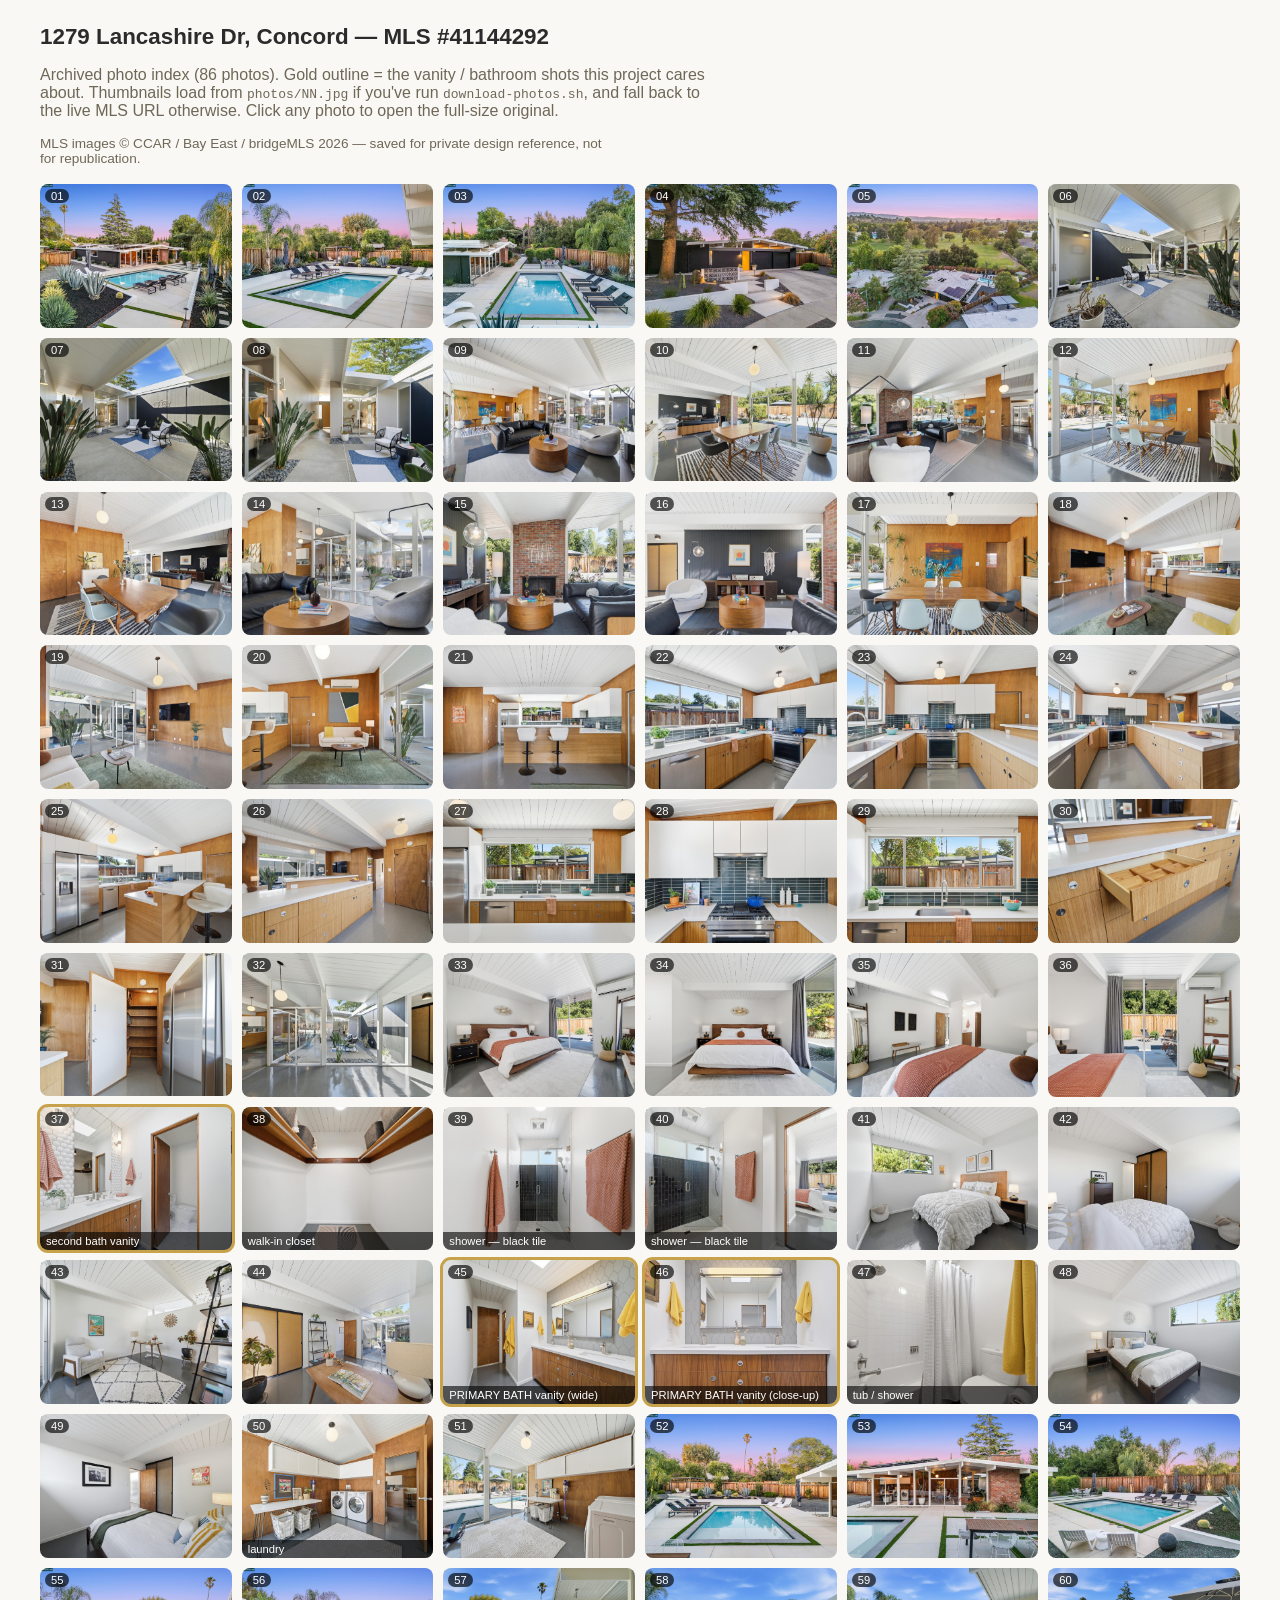
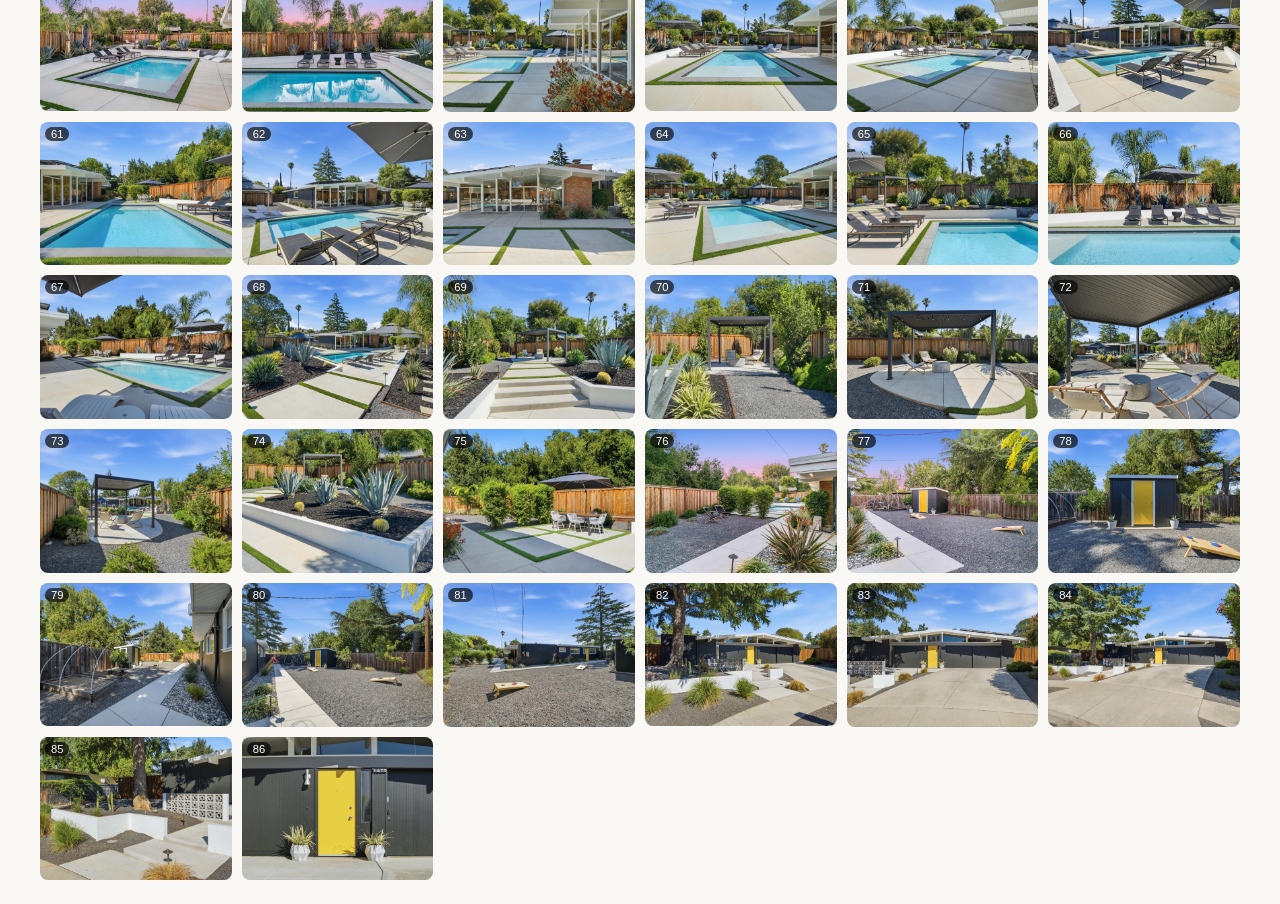
<file: master-bath-inspiration-2/lancashire/gallery.html>
<!DOCTYPE html><html lang="en"><head><meta charset="utf-8">
<meta name="viewport" content="width=device-width,initial-scale=1">
<title>1279 Lancashire Dr — MLS #41144292 photo archive</title>
<style>
body{margin:0;font-family:-apple-system,BlinkMacSystemFont,"Segoe UI",Roboto,Helvetica,Arial,sans-serif;background:#faf8f5;color:#2b2b2b}
.w{max-width:1200px;margin:0 auto;padding:24px}
h1{font-size:1.4rem;margin:0 0 4px} p{color:#6f6757;max-width:75ch}
.g{display:grid;grid-template-columns:repeat(auto-fill,minmax(190px,1fr));gap:10px;margin-top:18px}
.c{position:relative;display:block;background:#ece7df;border-radius:8px;overflow:hidden;aspect-ratio:4/3}
.c img{width:100%;height:100%;object-fit:cover;display:block}
.n{position:absolute;top:5px;left:5px;background:rgba(0,0,0,.65);color:#fff;font-size:.7rem;padding:1px 6px;border-radius:10px}
.l{position:absolute;bottom:0;left:0;right:0;background:rgba(0,0,0,.6);color:#fff;font-size:.7rem;padding:3px 6px}
</style></head><body><div class="w">
<h1>1279 Lancashire Dr, Concord — MLS #41144292</h1>
<p>Archived photo index (86 photos). Gold outline = the vanity / bathroom shots this project cares about. Thumbnails load from <code>photos/NN.jpg</code> if you've run <code>download-photos.sh</code>, and fall back to the live MLS URL otherwise. Click any photo to open the full-size original.</p>
<p style="font-size:.85rem">MLS images © CCAR / Bay East / bridgeMLS 2026 — saved for private design reference, not for republication.</p>
<div class="g"><a class="c" href="https://cdn.listingphotos.sierrastatic.com/large/v1786133596/90/90_41144292_01.jpg" target="_blank" rel="noopener">
<img loading="lazy" src="photos/01.jpg" data-remote="https://cdn.listingphotos.sierrastatic.com/large/v1786133596/90/90_41144292_01.jpg" onerror="if(this.src.indexOf('http')!==0){this.src=this.dataset.remote}">
<span class="n">01</span></a><a class="c" href="https://cdn.listingphotos.sierrastatic.com/large/v1786137394/90/90_41144292_02.jpg" target="_blank" rel="noopener">
<img loading="lazy" src="photos/02.jpg" data-remote="https://cdn.listingphotos.sierrastatic.com/large/v1786137394/90/90_41144292_02.jpg" onerror="if(this.src.indexOf('http')!==0){this.src=this.dataset.remote}">
<span class="n">02</span></a><a class="c" href="https://cdn.listingphotos.sierrastatic.com/large/v1786137398/90/90_41144292_03.jpg" target="_blank" rel="noopener">
<img loading="lazy" src="photos/03.jpg" data-remote="https://cdn.listingphotos.sierrastatic.com/large/v1786137398/90/90_41144292_03.jpg" onerror="if(this.src.indexOf('http')!==0){this.src=this.dataset.remote}">
<span class="n">03</span></a><a class="c" href="https://cdn.listingphotos.sierrastatic.com/large/v1786137402/90/90_41144292_04.jpg" target="_blank" rel="noopener">
<img loading="lazy" src="photos/04.jpg" data-remote="https://cdn.listingphotos.sierrastatic.com/large/v1786137402/90/90_41144292_04.jpg" onerror="if(this.src.indexOf('http')!==0){this.src=this.dataset.remote}">
<span class="n">04</span></a><a class="c" href="https://cdn.listingphotos.sierrastatic.com/large/v1786137405/90/90_41144292_05.jpg" target="_blank" rel="noopener">
<img loading="lazy" src="photos/05.jpg" data-remote="https://cdn.listingphotos.sierrastatic.com/large/v1786137405/90/90_41144292_05.jpg" onerror="if(this.src.indexOf('http')!==0){this.src=this.dataset.remote}">
<span class="n">05</span></a><a class="c" href="https://cdn.listingphotos.sierrastatic.com/large/v1786137408/90/90_41144292_06.jpg" target="_blank" rel="noopener">
<img loading="lazy" src="photos/06.jpg" data-remote="https://cdn.listingphotos.sierrastatic.com/large/v1786137408/90/90_41144292_06.jpg" onerror="if(this.src.indexOf('http')!==0){this.src=this.dataset.remote}">
<span class="n">06</span></a><a class="c" href="https://cdn.listingphotos.sierrastatic.com/large/v1786137410/90/90_41144292_07.jpg" target="_blank" rel="noopener">
<img loading="lazy" src="photos/07.jpg" data-remote="https://cdn.listingphotos.sierrastatic.com/large/v1786137410/90/90_41144292_07.jpg" onerror="if(this.src.indexOf('http')!==0){this.src=this.dataset.remote}">
<span class="n">07</span></a><a class="c" href="https://cdn.listingphotos.sierrastatic.com/large/v1786137413/90/90_41144292_08.jpg" target="_blank" rel="noopener">
<img loading="lazy" src="photos/08.jpg" data-remote="https://cdn.listingphotos.sierrastatic.com/large/v1786137413/90/90_41144292_08.jpg" onerror="if(this.src.indexOf('http')!==0){this.src=this.dataset.remote}">
<span class="n">08</span></a><a class="c" href="https://cdn.listingphotos.sierrastatic.com/large/v1786137415/90/90_41144292_09.jpg" target="_blank" rel="noopener">
<img loading="lazy" src="photos/09.jpg" data-remote="https://cdn.listingphotos.sierrastatic.com/large/v1786137415/90/90_41144292_09.jpg" onerror="if(this.src.indexOf('http')!==0){this.src=this.dataset.remote}">
<span class="n">09</span></a><a class="c" href="https://cdn.listingphotos.sierrastatic.com/large/v1786137417/90/90_41144292_10.jpg" target="_blank" rel="noopener">
<img loading="lazy" src="photos/10.jpg" data-remote="https://cdn.listingphotos.sierrastatic.com/large/v1786137417/90/90_41144292_10.jpg" onerror="if(this.src.indexOf('http')!==0){this.src=this.dataset.remote}">
<span class="n">10</span></a><a class="c" href="https://cdn.listingphotos.sierrastatic.com/large/v1786137419/90/90_41144292_11.jpg" target="_blank" rel="noopener">
<img loading="lazy" src="photos/11.jpg" data-remote="https://cdn.listingphotos.sierrastatic.com/large/v1786137419/90/90_41144292_11.jpg" onerror="if(this.src.indexOf('http')!==0){this.src=this.dataset.remote}">
<span class="n">11</span></a><a class="c" href="https://cdn.listingphotos.sierrastatic.com/large/v1786137421/90/90_41144292_12.jpg" target="_blank" rel="noopener">
<img loading="lazy" src="photos/12.jpg" data-remote="https://cdn.listingphotos.sierrastatic.com/large/v1786137421/90/90_41144292_12.jpg" onerror="if(this.src.indexOf('http')!==0){this.src=this.dataset.remote}">
<span class="n">12</span></a><a class="c" href="https://cdn.listingphotos.sierrastatic.com/large/v1786137423/90/90_41144292_13.jpg" target="_blank" rel="noopener">
<img loading="lazy" src="photos/13.jpg" data-remote="https://cdn.listingphotos.sierrastatic.com/large/v1786137423/90/90_41144292_13.jpg" onerror="if(this.src.indexOf('http')!==0){this.src=this.dataset.remote}">
<span class="n">13</span></a><a class="c" href="https://cdn.listingphotos.sierrastatic.com/large/v1786137424/90/90_41144292_14.jpg" target="_blank" rel="noopener">
<img loading="lazy" src="photos/14.jpg" data-remote="https://cdn.listingphotos.sierrastatic.com/large/v1786137424/90/90_41144292_14.jpg" onerror="if(this.src.indexOf('http')!==0){this.src=this.dataset.remote}">
<span class="n">14</span></a><a class="c" href="https://cdn.listingphotos.sierrastatic.com/large/v1786137426/90/90_41144292_15.jpg" target="_blank" rel="noopener">
<img loading="lazy" src="photos/15.jpg" data-remote="https://cdn.listingphotos.sierrastatic.com/large/v1786137426/90/90_41144292_15.jpg" onerror="if(this.src.indexOf('http')!==0){this.src=this.dataset.remote}">
<span class="n">15</span></a><a class="c" href="https://cdn.listingphotos.sierrastatic.com/large/v1786137429/90/90_41144292_16.jpg" target="_blank" rel="noopener">
<img loading="lazy" src="photos/16.jpg" data-remote="https://cdn.listingphotos.sierrastatic.com/large/v1786137429/90/90_41144292_16.jpg" onerror="if(this.src.indexOf('http')!==0){this.src=this.dataset.remote}">
<span class="n">16</span></a><a class="c" href="https://cdn.listingphotos.sierrastatic.com/large/v1786137431/90/90_41144292_17.jpg" target="_blank" rel="noopener">
<img loading="lazy" src="photos/17.jpg" data-remote="https://cdn.listingphotos.sierrastatic.com/large/v1786137431/90/90_41144292_17.jpg" onerror="if(this.src.indexOf('http')!==0){this.src=this.dataset.remote}">
<span class="n">17</span></a><a class="c" href="https://cdn.listingphotos.sierrastatic.com/large/v1786137434/90/90_41144292_18.jpg" target="_blank" rel="noopener">
<img loading="lazy" src="photos/18.jpg" data-remote="https://cdn.listingphotos.sierrastatic.com/large/v1786137434/90/90_41144292_18.jpg" onerror="if(this.src.indexOf('http')!==0){this.src=this.dataset.remote}">
<span class="n">18</span></a><a class="c" href="https://cdn.listingphotos.sierrastatic.com/large/v1786137437/90/90_41144292_19.jpg" target="_blank" rel="noopener">
<img loading="lazy" src="photos/19.jpg" data-remote="https://cdn.listingphotos.sierrastatic.com/large/v1786137437/90/90_41144292_19.jpg" onerror="if(this.src.indexOf('http')!==0){this.src=this.dataset.remote}">
<span class="n">19</span></a><a class="c" href="https://cdn.listingphotos.sierrastatic.com/large/v1786137439/90/90_41144292_20.jpg" target="_blank" rel="noopener">
<img loading="lazy" src="photos/20.jpg" data-remote="https://cdn.listingphotos.sierrastatic.com/large/v1786137439/90/90_41144292_20.jpg" onerror="if(this.src.indexOf('http')!==0){this.src=this.dataset.remote}">
<span class="n">20</span></a><a class="c" href="https://cdn.listingphotos.sierrastatic.com/large/v1786137441/90/90_41144292_21.jpg" target="_blank" rel="noopener">
<img loading="lazy" src="photos/21.jpg" data-remote="https://cdn.listingphotos.sierrastatic.com/large/v1786137441/90/90_41144292_21.jpg" onerror="if(this.src.indexOf('http')!==0){this.src=this.dataset.remote}">
<span class="n">21</span></a><a class="c" href="https://cdn.listingphotos.sierrastatic.com/large/v1786137442/90/90_41144292_22.jpg" target="_blank" rel="noopener">
<img loading="lazy" src="photos/22.jpg" data-remote="https://cdn.listingphotos.sierrastatic.com/large/v1786137442/90/90_41144292_22.jpg" onerror="if(this.src.indexOf('http')!==0){this.src=this.dataset.remote}">
<span class="n">22</span></a><a class="c" href="https://cdn.listingphotos.sierrastatic.com/large/v1786137445/90/90_41144292_23.jpg" target="_blank" rel="noopener">
<img loading="lazy" src="photos/23.jpg" data-remote="https://cdn.listingphotos.sierrastatic.com/large/v1786137445/90/90_41144292_23.jpg" onerror="if(this.src.indexOf('http')!==0){this.src=this.dataset.remote}">
<span class="n">23</span></a><a class="c" href="https://cdn.listingphotos.sierrastatic.com/large/v1786137446/90/90_41144292_24.jpg" target="_blank" rel="noopener">
<img loading="lazy" src="photos/24.jpg" data-remote="https://cdn.listingphotos.sierrastatic.com/large/v1786137446/90/90_41144292_24.jpg" onerror="if(this.src.indexOf('http')!==0){this.src=this.dataset.remote}">
<span class="n">24</span></a><a class="c" href="https://cdn.listingphotos.sierrastatic.com/large/v1786137448/90/90_41144292_25.jpg" target="_blank" rel="noopener">
<img loading="lazy" src="photos/25.jpg" data-remote="https://cdn.listingphotos.sierrastatic.com/large/v1786137448/90/90_41144292_25.jpg" onerror="if(this.src.indexOf('http')!==0){this.src=this.dataset.remote}">
<span class="n">25</span></a><a class="c" href="https://cdn.listingphotos.sierrastatic.com/large/v1786137451/90/90_41144292_26.jpg" target="_blank" rel="noopener">
<img loading="lazy" src="photos/26.jpg" data-remote="https://cdn.listingphotos.sierrastatic.com/large/v1786137451/90/90_41144292_26.jpg" onerror="if(this.src.indexOf('http')!==0){this.src=this.dataset.remote}">
<span class="n">26</span></a><a class="c" href="https://cdn.listingphotos.sierrastatic.com/large/v1786137453/90/90_41144292_27.jpg" target="_blank" rel="noopener">
<img loading="lazy" src="photos/27.jpg" data-remote="https://cdn.listingphotos.sierrastatic.com/large/v1786137453/90/90_41144292_27.jpg" onerror="if(this.src.indexOf('http')!==0){this.src=this.dataset.remote}">
<span class="n">27</span></a><a class="c" href="https://cdn.listingphotos.sierrastatic.com/large/v1786137455/90/90_41144292_28.jpg" target="_blank" rel="noopener">
<img loading="lazy" src="photos/28.jpg" data-remote="https://cdn.listingphotos.sierrastatic.com/large/v1786137455/90/90_41144292_28.jpg" onerror="if(this.src.indexOf('http')!==0){this.src=this.dataset.remote}">
<span class="n">28</span></a><a class="c" href="https://cdn.listingphotos.sierrastatic.com/large/v1786137457/90/90_41144292_29.jpg" target="_blank" rel="noopener">
<img loading="lazy" src="photos/29.jpg" data-remote="https://cdn.listingphotos.sierrastatic.com/large/v1786137457/90/90_41144292_29.jpg" onerror="if(this.src.indexOf('http')!==0){this.src=this.dataset.remote}">
<span class="n">29</span></a><a class="c" href="https://cdn.listingphotos.sierrastatic.com/large/v1786137459/90/90_41144292_30.jpg" target="_blank" rel="noopener">
<img loading="lazy" src="photos/30.jpg" data-remote="https://cdn.listingphotos.sierrastatic.com/large/v1786137459/90/90_41144292_30.jpg" onerror="if(this.src.indexOf('http')!==0){this.src=this.dataset.remote}">
<span class="n">30</span></a><a class="c" href="https://cdn.listingphotos.sierrastatic.com/large/v1786137461/90/90_41144292_31.jpg" target="_blank" rel="noopener">
<img loading="lazy" src="photos/31.jpg" data-remote="https://cdn.listingphotos.sierrastatic.com/large/v1786137461/90/90_41144292_31.jpg" onerror="if(this.src.indexOf('http')!==0){this.src=this.dataset.remote}">
<span class="n">31</span></a><a class="c" href="https://cdn.listingphotos.sierrastatic.com/large/v1786137463/90/90_41144292_32.jpg" target="_blank" rel="noopener">
<img loading="lazy" src="photos/32.jpg" data-remote="https://cdn.listingphotos.sierrastatic.com/large/v1786137463/90/90_41144292_32.jpg" onerror="if(this.src.indexOf('http')!==0){this.src=this.dataset.remote}">
<span class="n">32</span></a><a class="c" href="https://cdn.listingphotos.sierrastatic.com/large/v1786137466/90/90_41144292_33.jpg" target="_blank" rel="noopener">
<img loading="lazy" src="photos/33.jpg" data-remote="https://cdn.listingphotos.sierrastatic.com/large/v1786137466/90/90_41144292_33.jpg" onerror="if(this.src.indexOf('http')!==0){this.src=this.dataset.remote}">
<span class="n">33</span></a><a class="c" href="https://cdn.listingphotos.sierrastatic.com/large/v1786137469/90/90_41144292_34.jpg" target="_blank" rel="noopener">
<img loading="lazy" src="photos/34.jpg" data-remote="https://cdn.listingphotos.sierrastatic.com/large/v1786137469/90/90_41144292_34.jpg" onerror="if(this.src.indexOf('http')!==0){this.src=this.dataset.remote}">
<span class="n">34</span></a><a class="c" href="https://cdn.listingphotos.sierrastatic.com/large/v1786137471/90/90_41144292_35.jpg" target="_blank" rel="noopener">
<img loading="lazy" src="photos/35.jpg" data-remote="https://cdn.listingphotos.sierrastatic.com/large/v1786137471/90/90_41144292_35.jpg" onerror="if(this.src.indexOf('http')!==0){this.src=this.dataset.remote}">
<span class="n">35</span></a><a class="c" href="https://cdn.listingphotos.sierrastatic.com/large/v1786137473/90/90_41144292_36.jpg" target="_blank" rel="noopener">
<img loading="lazy" src="photos/36.jpg" data-remote="https://cdn.listingphotos.sierrastatic.com/large/v1786137473/90/90_41144292_36.jpg" onerror="if(this.src.indexOf('http')!==0){this.src=this.dataset.remote}">
<span class="n">36</span></a><a class="c" style="outline:3px solid #c8a24a" href="https://cdn.listingphotos.sierrastatic.com/large/v1786137475/90/90_41144292_37.jpg" target="_blank" rel="noopener">
<img loading="lazy" src="photos/37.jpg" data-remote="https://cdn.listingphotos.sierrastatic.com/large/v1786137475/90/90_41144292_37.jpg" onerror="if(this.src.indexOf('http')!==0){this.src=this.dataset.remote}">
<span class="n">37</span><span class="l">second bath vanity</span></a><a class="c" href="https://cdn.listingphotos.sierrastatic.com/large/v1786137477/90/90_41144292_38.jpg" target="_blank" rel="noopener">
<img loading="lazy" src="photos/38.jpg" data-remote="https://cdn.listingphotos.sierrastatic.com/large/v1786137477/90/90_41144292_38.jpg" onerror="if(this.src.indexOf('http')!==0){this.src=this.dataset.remote}">
<span class="n">38</span><span class="l">walk-in closet</span></a><a class="c" href="https://cdn.listingphotos.sierrastatic.com/large/v1786137479/90/90_41144292_39.jpg" target="_blank" rel="noopener">
<img loading="lazy" src="photos/39.jpg" data-remote="https://cdn.listingphotos.sierrastatic.com/large/v1786137479/90/90_41144292_39.jpg" onerror="if(this.src.indexOf('http')!==0){this.src=this.dataset.remote}">
<span class="n">39</span><span class="l">shower — black tile</span></a><a class="c" href="https://cdn.listingphotos.sierrastatic.com/large/v1786137480/90/90_41144292_40.jpg" target="_blank" rel="noopener">
<img loading="lazy" src="photos/40.jpg" data-remote="https://cdn.listingphotos.sierrastatic.com/large/v1786137480/90/90_41144292_40.jpg" onerror="if(this.src.indexOf('http')!==0){this.src=this.dataset.remote}">
<span class="n">40</span><span class="l">shower — black tile</span></a><a class="c" href="https://cdn.listingphotos.sierrastatic.com/large/v1786137481/90/90_41144292_41.jpg" target="_blank" rel="noopener">
<img loading="lazy" src="photos/41.jpg" data-remote="https://cdn.listingphotos.sierrastatic.com/large/v1786137481/90/90_41144292_41.jpg" onerror="if(this.src.indexOf('http')!==0){this.src=this.dataset.remote}">
<span class="n">41</span></a><a class="c" href="https://cdn.listingphotos.sierrastatic.com/large/v1786137483/90/90_41144292_42.jpg" target="_blank" rel="noopener">
<img loading="lazy" src="photos/42.jpg" data-remote="https://cdn.listingphotos.sierrastatic.com/large/v1786137483/90/90_41144292_42.jpg" onerror="if(this.src.indexOf('http')!==0){this.src=this.dataset.remote}">
<span class="n">42</span></a><a class="c" href="https://cdn.listingphotos.sierrastatic.com/large/v1786137485/90/90_41144292_43.jpg" target="_blank" rel="noopener">
<img loading="lazy" src="photos/43.jpg" data-remote="https://cdn.listingphotos.sierrastatic.com/large/v1786137485/90/90_41144292_43.jpg" onerror="if(this.src.indexOf('http')!==0){this.src=this.dataset.remote}">
<span class="n">43</span></a><a class="c" href="https://cdn.listingphotos.sierrastatic.com/large/v1786137486/90/90_41144292_44.jpg" target="_blank" rel="noopener">
<img loading="lazy" src="photos/44.jpg" data-remote="https://cdn.listingphotos.sierrastatic.com/large/v1786137486/90/90_41144292_44.jpg" onerror="if(this.src.indexOf('http')!==0){this.src=this.dataset.remote}">
<span class="n">44</span></a><a class="c" style="outline:3px solid #c8a24a" href="https://cdn.listingphotos.sierrastatic.com/large/v1786137488/90/90_41144292_45.jpg" target="_blank" rel="noopener">
<img loading="lazy" src="photos/45.jpg" data-remote="https://cdn.listingphotos.sierrastatic.com/large/v1786137488/90/90_41144292_45.jpg" onerror="if(this.src.indexOf('http')!==0){this.src=this.dataset.remote}">
<span class="n">45</span><span class="l">PRIMARY BATH vanity (wide)</span></a><a class="c" style="outline:3px solid #c8a24a" href="https://cdn.listingphotos.sierrastatic.com/large/v1786137490/90/90_41144292_46.jpg" target="_blank" rel="noopener">
<img loading="lazy" src="photos/46.jpg" data-remote="https://cdn.listingphotos.sierrastatic.com/large/v1786137490/90/90_41144292_46.jpg" onerror="if(this.src.indexOf('http')!==0){this.src=this.dataset.remote}">
<span class="n">46</span><span class="l">PRIMARY BATH vanity (close-up)</span></a><a class="c" href="https://cdn.listingphotos.sierrastatic.com/large/v1786137492/90/90_41144292_47.jpg" target="_blank" rel="noopener">
<img loading="lazy" src="photos/47.jpg" data-remote="https://cdn.listingphotos.sierrastatic.com/large/v1786137492/90/90_41144292_47.jpg" onerror="if(this.src.indexOf('http')!==0){this.src=this.dataset.remote}">
<span class="n">47</span><span class="l">tub / shower</span></a><a class="c" href="https://cdn.listingphotos.sierrastatic.com/large/v1786137493/90/90_41144292_48.jpg" target="_blank" rel="noopener">
<img loading="lazy" src="photos/48.jpg" data-remote="https://cdn.listingphotos.sierrastatic.com/large/v1786137493/90/90_41144292_48.jpg" onerror="if(this.src.indexOf('http')!==0){this.src=this.dataset.remote}">
<span class="n">48</span></a><a class="c" href="https://cdn.listingphotos.sierrastatic.com/large/v1786137495/90/90_41144292_49.jpg" target="_blank" rel="noopener">
<img loading="lazy" src="photos/49.jpg" data-remote="https://cdn.listingphotos.sierrastatic.com/large/v1786137495/90/90_41144292_49.jpg" onerror="if(this.src.indexOf('http')!==0){this.src=this.dataset.remote}">
<span class="n">49</span></a><a class="c" href="https://cdn.listingphotos.sierrastatic.com/large/v1786137496/90/90_41144292_50.jpg" target="_blank" rel="noopener">
<img loading="lazy" src="photos/50.jpg" data-remote="https://cdn.listingphotos.sierrastatic.com/large/v1786137496/90/90_41144292_50.jpg" onerror="if(this.src.indexOf('http')!==0){this.src=this.dataset.remote}">
<span class="n">50</span><span class="l">laundry</span></a><a class="c" href="https://cdn.listingphotos.sierrastatic.com/large/v1786137497/90/90_41144292_51.jpg" target="_blank" rel="noopener">
<img loading="lazy" src="photos/51.jpg" data-remote="https://cdn.listingphotos.sierrastatic.com/large/v1786137497/90/90_41144292_51.jpg" onerror="if(this.src.indexOf('http')!==0){this.src=this.dataset.remote}">
<span class="n">51</span></a><a class="c" href="https://cdn.listingphotos.sierrastatic.com/large/v1786137499/90/90_41144292_52.jpg" target="_blank" rel="noopener">
<img loading="lazy" src="photos/52.jpg" data-remote="https://cdn.listingphotos.sierrastatic.com/large/v1786137499/90/90_41144292_52.jpg" onerror="if(this.src.indexOf('http')!==0){this.src=this.dataset.remote}">
<span class="n">52</span></a><a class="c" href="https://cdn.listingphotos.sierrastatic.com/large/v1786137500/90/90_41144292_53.jpg" target="_blank" rel="noopener">
<img loading="lazy" src="photos/53.jpg" data-remote="https://cdn.listingphotos.sierrastatic.com/large/v1786137500/90/90_41144292_53.jpg" onerror="if(this.src.indexOf('http')!==0){this.src=this.dataset.remote}">
<span class="n">53</span></a><a class="c" href="https://cdn.listingphotos.sierrastatic.com/large/v1786137502/90/90_41144292_54.jpg" target="_blank" rel="noopener">
<img loading="lazy" src="photos/54.jpg" data-remote="https://cdn.listingphotos.sierrastatic.com/large/v1786137502/90/90_41144292_54.jpg" onerror="if(this.src.indexOf('http')!==0){this.src=this.dataset.remote}">
<span class="n">54</span></a><a class="c" href="https://cdn.listingphotos.sierrastatic.com/large/v1786137503/90/90_41144292_55.jpg" target="_blank" rel="noopener">
<img loading="lazy" src="photos/55.jpg" data-remote="https://cdn.listingphotos.sierrastatic.com/large/v1786137503/90/90_41144292_55.jpg" onerror="if(this.src.indexOf('http')!==0){this.src=this.dataset.remote}">
<span class="n">55</span></a><a class="c" href="https://cdn.listingphotos.sierrastatic.com/large/v1786137504/90/90_41144292_56.jpg" target="_blank" rel="noopener">
<img loading="lazy" src="photos/56.jpg" data-remote="https://cdn.listingphotos.sierrastatic.com/large/v1786137504/90/90_41144292_56.jpg" onerror="if(this.src.indexOf('http')!==0){this.src=this.dataset.remote}">
<span class="n">56</span></a><a class="c" href="https://cdn.listingphotos.sierrastatic.com/large/v1786137506/90/90_41144292_57.jpg" target="_blank" rel="noopener">
<img loading="lazy" src="photos/57.jpg" data-remote="https://cdn.listingphotos.sierrastatic.com/large/v1786137506/90/90_41144292_57.jpg" onerror="if(this.src.indexOf('http')!==0){this.src=this.dataset.remote}">
<span class="n">57</span></a><a class="c" href="https://cdn.listingphotos.sierrastatic.com/large/v1786137507/90/90_41144292_58.jpg" target="_blank" rel="noopener">
<img loading="lazy" src="photos/58.jpg" data-remote="https://cdn.listingphotos.sierrastatic.com/large/v1786137507/90/90_41144292_58.jpg" onerror="if(this.src.indexOf('http')!==0){this.src=this.dataset.remote}">
<span class="n">58</span></a><a class="c" href="https://cdn.listingphotos.sierrastatic.com/large/v1786137509/90/90_41144292_59.jpg" target="_blank" rel="noopener">
<img loading="lazy" src="photos/59.jpg" data-remote="https://cdn.listingphotos.sierrastatic.com/large/v1786137509/90/90_41144292_59.jpg" onerror="if(this.src.indexOf('http')!==0){this.src=this.dataset.remote}">
<span class="n">59</span></a><a class="c" href="https://cdn.listingphotos.sierrastatic.com/large/v1786137510/90/90_41144292_60.jpg" target="_blank" rel="noopener">
<img loading="lazy" src="photos/60.jpg" data-remote="https://cdn.listingphotos.sierrastatic.com/large/v1786137510/90/90_41144292_60.jpg" onerror="if(this.src.indexOf('http')!==0){this.src=this.dataset.remote}">
<span class="n">60</span></a><a class="c" href="https://cdn.listingphotos.sierrastatic.com/large/v1786137512/90/90_41144292_61.jpg" target="_blank" rel="noopener">
<img loading="lazy" src="photos/61.jpg" data-remote="https://cdn.listingphotos.sierrastatic.com/large/v1786137512/90/90_41144292_61.jpg" onerror="if(this.src.indexOf('http')!==0){this.src=this.dataset.remote}">
<span class="n">61</span></a><a class="c" href="https://cdn.listingphotos.sierrastatic.com/large/v1786137513/90/90_41144292_62.jpg" target="_blank" rel="noopener">
<img loading="lazy" src="photos/62.jpg" data-remote="https://cdn.listingphotos.sierrastatic.com/large/v1786137513/90/90_41144292_62.jpg" onerror="if(this.src.indexOf('http')!==0){this.src=this.dataset.remote}">
<span class="n">62</span></a><a class="c" href="https://cdn.listingphotos.sierrastatic.com/large/v1786137514/90/90_41144292_63.jpg" target="_blank" rel="noopener">
<img loading="lazy" src="photos/63.jpg" data-remote="https://cdn.listingphotos.sierrastatic.com/large/v1786137514/90/90_41144292_63.jpg" onerror="if(this.src.indexOf('http')!==0){this.src=this.dataset.remote}">
<span class="n">63</span></a><a class="c" href="https://cdn.listingphotos.sierrastatic.com/large/v1786137515/90/90_41144292_64.jpg" target="_blank" rel="noopener">
<img loading="lazy" src="photos/64.jpg" data-remote="https://cdn.listingphotos.sierrastatic.com/large/v1786137515/90/90_41144292_64.jpg" onerror="if(this.src.indexOf('http')!==0){this.src=this.dataset.remote}">
<span class="n">64</span></a><a class="c" href="https://cdn.listingphotos.sierrastatic.com/large/v1786137517/90/90_41144292_65.jpg" target="_blank" rel="noopener">
<img loading="lazy" src="photos/65.jpg" data-remote="https://cdn.listingphotos.sierrastatic.com/large/v1786137517/90/90_41144292_65.jpg" onerror="if(this.src.indexOf('http')!==0){this.src=this.dataset.remote}">
<span class="n">65</span></a><a class="c" href="https://cdn.listingphotos.sierrastatic.com/large/v1786137518/90/90_41144292_66.jpg" target="_blank" rel="noopener">
<img loading="lazy" src="photos/66.jpg" data-remote="https://cdn.listingphotos.sierrastatic.com/large/v1786137518/90/90_41144292_66.jpg" onerror="if(this.src.indexOf('http')!==0){this.src=this.dataset.remote}">
<span class="n">66</span></a><a class="c" href="https://cdn.listingphotos.sierrastatic.com/large/v1786137519/90/90_41144292_67.jpg" target="_blank" rel="noopener">
<img loading="lazy" src="photos/67.jpg" data-remote="https://cdn.listingphotos.sierrastatic.com/large/v1786137519/90/90_41144292_67.jpg" onerror="if(this.src.indexOf('http')!==0){this.src=this.dataset.remote}">
<span class="n">67</span></a><a class="c" href="https://cdn.listingphotos.sierrastatic.com/large/v1786137521/90/90_41144292_68.jpg" target="_blank" rel="noopener">
<img loading="lazy" src="photos/68.jpg" data-remote="https://cdn.listingphotos.sierrastatic.com/large/v1786137521/90/90_41144292_68.jpg" onerror="if(this.src.indexOf('http')!==0){this.src=this.dataset.remote}">
<span class="n">68</span></a><a class="c" href="https://cdn.listingphotos.sierrastatic.com/large/v1786137523/90/90_41144292_69.jpg" target="_blank" rel="noopener">
<img loading="lazy" src="photos/69.jpg" data-remote="https://cdn.listingphotos.sierrastatic.com/large/v1786137523/90/90_41144292_69.jpg" onerror="if(this.src.indexOf('http')!==0){this.src=this.dataset.remote}">
<span class="n">69</span></a><a class="c" href="https://cdn.listingphotos.sierrastatic.com/large/v1786137524/90/90_41144292_70.jpg" target="_blank" rel="noopener">
<img loading="lazy" src="photos/70.jpg" data-remote="https://cdn.listingphotos.sierrastatic.com/large/v1786137524/90/90_41144292_70.jpg" onerror="if(this.src.indexOf('http')!==0){this.src=this.dataset.remote}">
<span class="n">70</span></a><a class="c" href="https://cdn.listingphotos.sierrastatic.com/large/v1786137526/90/90_41144292_71.jpg" target="_blank" rel="noopener">
<img loading="lazy" src="photos/71.jpg" data-remote="https://cdn.listingphotos.sierrastatic.com/large/v1786137526/90/90_41144292_71.jpg" onerror="if(this.src.indexOf('http')!==0){this.src=this.dataset.remote}">
<span class="n">71</span></a><a class="c" href="https://cdn.listingphotos.sierrastatic.com/large/v1786137527/90/90_41144292_72.jpg" target="_blank" rel="noopener">
<img loading="lazy" src="photos/72.jpg" data-remote="https://cdn.listingphotos.sierrastatic.com/large/v1786137527/90/90_41144292_72.jpg" onerror="if(this.src.indexOf('http')!==0){this.src=this.dataset.remote}">
<span class="n">72</span></a><a class="c" href="https://cdn.listingphotos.sierrastatic.com/large/v1786137528/90/90_41144292_73.jpg" target="_blank" rel="noopener">
<img loading="lazy" src="photos/73.jpg" data-remote="https://cdn.listingphotos.sierrastatic.com/large/v1786137528/90/90_41144292_73.jpg" onerror="if(this.src.indexOf('http')!==0){this.src=this.dataset.remote}">
<span class="n">73</span></a><a class="c" href="https://cdn.listingphotos.sierrastatic.com/large/v1786137530/90/90_41144292_74.jpg" target="_blank" rel="noopener">
<img loading="lazy" src="photos/74.jpg" data-remote="https://cdn.listingphotos.sierrastatic.com/large/v1786137530/90/90_41144292_74.jpg" onerror="if(this.src.indexOf('http')!==0){this.src=this.dataset.remote}">
<span class="n">74</span></a><a class="c" href="https://cdn.listingphotos.sierrastatic.com/large/v1786137531/90/90_41144292_75.jpg" target="_blank" rel="noopener">
<img loading="lazy" src="photos/75.jpg" data-remote="https://cdn.listingphotos.sierrastatic.com/large/v1786137531/90/90_41144292_75.jpg" onerror="if(this.src.indexOf('http')!==0){this.src=this.dataset.remote}">
<span class="n">75</span></a><a class="c" href="https://cdn.listingphotos.sierrastatic.com/large/v1786137533/90/90_41144292_76.jpg" target="_blank" rel="noopener">
<img loading="lazy" src="photos/76.jpg" data-remote="https://cdn.listingphotos.sierrastatic.com/large/v1786137533/90/90_41144292_76.jpg" onerror="if(this.src.indexOf('http')!==0){this.src=this.dataset.remote}">
<span class="n">76</span></a><a class="c" href="https://cdn.listingphotos.sierrastatic.com/large/v1786137535/90/90_41144292_77.jpg" target="_blank" rel="noopener">
<img loading="lazy" src="photos/77.jpg" data-remote="https://cdn.listingphotos.sierrastatic.com/large/v1786137535/90/90_41144292_77.jpg" onerror="if(this.src.indexOf('http')!==0){this.src=this.dataset.remote}">
<span class="n">77</span></a><a class="c" href="https://cdn.listingphotos.sierrastatic.com/large/v1786137538/90/90_41144292_78.jpg" target="_blank" rel="noopener">
<img loading="lazy" src="photos/78.jpg" data-remote="https://cdn.listingphotos.sierrastatic.com/large/v1786137538/90/90_41144292_78.jpg" onerror="if(this.src.indexOf('http')!==0){this.src=this.dataset.remote}">
<span class="n">78</span></a><a class="c" href="https://cdn.listingphotos.sierrastatic.com/large/v1786137540/90/90_41144292_79.jpg" target="_blank" rel="noopener">
<img loading="lazy" src="photos/79.jpg" data-remote="https://cdn.listingphotos.sierrastatic.com/large/v1786137540/90/90_41144292_79.jpg" onerror="if(this.src.indexOf('http')!==0){this.src=this.dataset.remote}">
<span class="n">79</span></a><a class="c" href="https://cdn.listingphotos.sierrastatic.com/large/v1786137541/90/90_41144292_80.jpg" target="_blank" rel="noopener">
<img loading="lazy" src="photos/80.jpg" data-remote="https://cdn.listingphotos.sierrastatic.com/large/v1786137541/90/90_41144292_80.jpg" onerror="if(this.src.indexOf('http')!==0){this.src=this.dataset.remote}">
<span class="n">80</span></a><a class="c" href="https://cdn.listingphotos.sierrastatic.com/large/v1786137543/90/90_41144292_81.jpg" target="_blank" rel="noopener">
<img loading="lazy" src="photos/81.jpg" data-remote="https://cdn.listingphotos.sierrastatic.com/large/v1786137543/90/90_41144292_81.jpg" onerror="if(this.src.indexOf('http')!==0){this.src=this.dataset.remote}">
<span class="n">81</span></a><a class="c" href="https://cdn.listingphotos.sierrastatic.com/large/v1786137544/90/90_41144292_82.jpg" target="_blank" rel="noopener">
<img loading="lazy" src="photos/82.jpg" data-remote="https://cdn.listingphotos.sierrastatic.com/large/v1786137544/90/90_41144292_82.jpg" onerror="if(this.src.indexOf('http')!==0){this.src=this.dataset.remote}">
<span class="n">82</span></a><a class="c" href="https://cdn.listingphotos.sierrastatic.com/large/v1786137545/90/90_41144292_83.jpg" target="_blank" rel="noopener">
<img loading="lazy" src="photos/83.jpg" data-remote="https://cdn.listingphotos.sierrastatic.com/large/v1786137545/90/90_41144292_83.jpg" onerror="if(this.src.indexOf('http')!==0){this.src=this.dataset.remote}">
<span class="n">83</span></a><a class="c" href="https://cdn.listingphotos.sierrastatic.com/large/v1786137548/90/90_41144292_84.jpg" target="_blank" rel="noopener">
<img loading="lazy" src="photos/84.jpg" data-remote="https://cdn.listingphotos.sierrastatic.com/large/v1786137548/90/90_41144292_84.jpg" onerror="if(this.src.indexOf('http')!==0){this.src=this.dataset.remote}">
<span class="n">84</span></a><a class="c" href="https://cdn.listingphotos.sierrastatic.com/large/v1786137550/90/90_41144292_85.jpg" target="_blank" rel="noopener">
<img loading="lazy" src="photos/85.jpg" data-remote="https://cdn.listingphotos.sierrastatic.com/large/v1786137550/90/90_41144292_85.jpg" onerror="if(this.src.indexOf('http')!==0){this.src=this.dataset.remote}">
<span class="n">85</span></a><a class="c" href="https://cdn.listingphotos.sierrastatic.com/large/v1786137551/90/90_41144292_86.jpg" target="_blank" rel="noopener">
<img loading="lazy" src="photos/86.jpg" data-remote="https://cdn.listingphotos.sierrastatic.com/large/v1786137551/90/90_41144292_86.jpg" onerror="if(this.src.indexOf('http')!==0){this.src=this.dataset.remote}">
<span class="n">86</span></a></div>
</div></body></html>
</file>
<file: docs/bathroom-ventilation/styles.css>
:root{--paper:#f6f3ec;--card:#fffcf7;--ink:#243e37;--muted:#596861;--line:#d8ddd1;--wood:#aa6d49;--accent:#31594c;--soft:#e7ece1;--amber:#754619;--serif:Georgia,'Times New Roman',serif;--sans:-apple-system,BlinkMacSystemFont,'Segoe UI',sans-serif;color-scheme:light}

*{box-sizing:border-box}
html{scroll-behavior:smooth;scroll-padding-top:24px}
body{margin:0;background:var(--paper);color:var(--ink);font:16px/1.65 var(--sans)}
a{color:var(--accent);text-underline-offset:4px}
a:hover{text-decoration-thickness:2px}
button,input,select{font:inherit}
button,a,input,select,summary{-webkit-tap-highlight-color:transparent}
:focus-visible{outline:3px solid #bc642c;outline-offset:5px}
button{cursor:pointer}
img,svg{max-width:100%;display:block}
h1,h2,h3,p{margin-top:0}
h1,h2{font-family:var(--serif);font-weight:400;letter-spacing:-.035em;line-height:1.08}
h1{font-size:clamp(2.8rem,5.2vw,5.2rem);margin-bottom:24px}
h2{font-size:clamp(2rem,3.6vw,3.2rem);margin-bottom:18px}
h3{font-size:1.1rem;line-height:1.35;margin-bottom:12px}
p{margin-bottom:16px}
small,.small{font-size:.83rem;line-height:1.5}
.muted{color:var(--muted)}
.wrap{width:min(1180px,calc(100% - 64px));margin:auto}
.skip{position:absolute;left:16px;top:-80px;background:var(--ink);color:white;padding:10px;z-index:100}
.skip:focus{top:10px}
.eyebrow{font-size:.72rem;letter-spacing:.16em;text-transform:uppercase;font-weight:650;color:var(--muted);margin-bottom:18px}
.pill{display:inline-block;font:600 .7rem/1.4 var(--sans);padding:6px 10px;border:1px solid #c7d1c2;border-radius:3px;background:var(--soft);letter-spacing:.06em;text-transform:uppercase}
.button{display:inline-flex;justify-content:center;align-items:center;gap:10px;border:1px solid var(--ink);background:var(--ink);color:var(--paper);padding:11px 18px;border-radius:3px;text-decoration:none;font-size:.85rem;font-weight:600}
.button:hover{background:#385b4e;text-decoration:none}
.button.secondary{background:transparent;color:var(--ink)}
.button.secondary:hover{background:var(--soft)}
.section{padding:70px 0;border-bottom:1px solid var(--line)}
.section-heading{display:flex;gap:32px;align-items:flex-start;justify-content:space-between;margin-bottom:30px}
.section-heading>div{max-width:620px}
.section-heading .section-num{font:italic 1.5rem var(--serif);color:var(--wood);padding-top:12px}
.lede{font-size:1rem;color:var(--muted);max-width:70ch}
.two{display:grid;grid-template-columns:1fr 1fr;gap:24px}
.model{padding:30px;background:var(--card);border:1px solid var(--line);border-radius:4px}
.model.recommended{border-top:4px solid var(--accent);padding-top:27px}
.model.curb{margin-top:24px;scroll-margin-top:24px}
.proposal{padding:30px;background:var(--soft);border-radius:4px}
.proposal h3{font:1.7rem/1.25 var(--serif)}
.proposal p{font-size:.9rem}
.proposal .eyebrow{font-size:.72rem}
.proposal-diagram{margin-top:28px}
.subsection-title{margin-top:30px}
.dimension-grid{display:grid;grid-template-columns:repeat(3,1fr);gap:20px;margin:20px 0}
.dimension-grid>div{padding:20px;border:1px solid var(--line);background:var(--card);border-radius:4px}
.dimension-grid strong{font:1.5rem/1.3 var(--serif)}
.dimension-grid p{font-size:.83rem;color:var(--muted);margin:10px 0 0}
.model h3{font:2.4rem var(--serif);letter-spacing:-.035em;margin:10px 0 6px}
.model .role{font-weight:600;font-size:.9rem}
.model dl{display:grid;grid-template-columns:auto 1fr;gap:9px 24px;border-top:1px solid var(--line);padding-top:20px;font-size:.86rem}
.model dt{color:var(--muted)}
.model dd{margin:0;text-align:right}
.model .links{display:flex;flex-wrap:wrap;gap:15px;font-size:.84rem;margin-top:22px}
.note{border-left:3px solid var(--wood);background:#ede9df;padding:18px 22px;margin-top:24px;font-size:.9rem}
.note p:last-child{margin:0}
.note ul{margin:12px 0;padding-left:20px}
.note li{margin-bottom:8px}
.source-line{font-size:.78rem;color:var(--muted);margin-top:17px}
.diagram-panel{background:var(--card);border:1px solid var(--line);padding:26px;border-radius:4px}
.diagram-panel img{width:100%;max-height:570px}
.diagram-panel figcaption{font-size:.8rem;color:var(--muted);border-top:1px solid var(--line);margin-top:18px;padding-top:15px}
.diagram-panel figure{margin:0}
.key{display:grid;grid-template-columns:repeat(3,1fr);gap:24px;margin-top:26px}
.key-item{display:grid;grid-template-columns:27px 1fr;gap:10px;font-size:.85rem}
.number{display:flex;align-items:center;justify-content:center;background:var(--accent);color:white;width:25px;height:25px;border-radius:50%;font-size:.74rem}
.key-item strong{display:block;margin-bottom:4px}
.key-item p{margin:0;color:var(--muted)}
.compare-controls{display:flex;justify-content:space-between;gap:20px;align-items:center;margin:24px 0 20px;padding:14px 18px;background:var(--soft);font-size:.83rem}
.compare-controls label{display:flex;align-items:center;gap:10px;cursor:pointer}
.compare-controls input{accent-color:var(--accent);width:18px;height:18px}
.grilles{display:grid;grid-template-columns:repeat(3,1fr);gap:20px}
.grille{background:var(--card);border:1px solid var(--line);border-radius:4px;overflow:hidden}
.grille-art{position:relative;background:#c29674;aspect-ratio:1}
.grille-art img{width:100%;height:100%}
.hole-outline{position:absolute;inset:17.1875%;border:2px dashed #a64f21;display:none;pointer-events:none;box-shadow:0 0 0 1px rgba(255,255,255,.45)}
.show-openings .hole-outline{display:block}
.grille-body{padding:24px}
.grille h3{font:1.5rem var(--serif);margin-bottom:6px}
.grille p{font-size:.84rem;color:var(--muted)}
.grille .size{font-size:.93rem;color:var(--ink);font-weight:600}
.grille .links{font-size:.81rem;display:flex;gap:14px;flex-wrap:wrap}
.grille .label{font-size:.68rem;font-weight:650;letter-spacing:.07em;text-transform:uppercase;color:var(--accent);margin-bottom:13px}
.checks{display:grid;grid-template-columns:1fr 1fr;gap:0 42px;counter-reset:questions}
.question{padding:23px 0;border-bottom:1px solid var(--line);counter-increment:questions;display:grid;grid-template-columns:30px 1fr;gap:10px}
.question::before{content:counter(questions,decimal-leading-zero);font-size:.8rem;color:var(--wood);padding-top:2px}
.question h3{font-size:.96rem;margin-bottom:7px}
.question p{font-size:.86rem;color:var(--muted);margin:0}
.issues{margin-top:32px}
.issues summary{cursor:pointer;font-weight:600;padding:17px 0;border-bottom:1px solid var(--line)}
.issues details p{font-size:.87rem;padding:18px 0 2px;color:var(--muted);max-width:88ch}
.document p{font-size:.78rem;color:var(--muted);margin:4px 0 0;max-width:85ch}
[hidden]{display:none!important}
.footer{padding:35px 0 48px;display:flex;justify-content:space-between;gap:35px;font-size:.78rem;color:var(--muted)}
.footer p{margin:0}
.footer a{white-space:nowrap}
.js-only{display:none}
.has-js .js-only{display:flex}

@media(max-width:950px){
.grilles{gap:12px}
.grille-body{padding:18px}
.key{grid-template-columns:1fr 1fr}
.wrap{width:calc(100% - 44px)}
}

@media(max-width:700px){
.wrap{width:calc(100% - 36px)}
.section{padding:44px 0}
.section-heading{gap:20px}
.two,.grilles,.checks,.dimension-grid{grid-template-columns:1fr}
.proposal{padding:23px}
.model{padding:23px}
.model.recommended{padding-top:20px}
.diagram-panel{padding:12px}
.key{grid-template-columns:1fr;gap:18px}
.compare-controls{align-items:flex-start;flex-direction:column;gap:8px}
.grille{display:block}
.grille-art{height:auto;min-height:0;aspect-ratio:1}
.grille-art img{object-fit:contain}
.hole-outline{inset:0;top:50%;left:50%;width:65.625%;height:auto;aspect-ratio:1;transform:translate(-50%,-50%)}
.grille-body{padding:17px 15px}
.grille h3{font-size:1.3rem}
.grille p{font-size:.8rem}
.grille .label{font-size:.63rem}
.footer{display:block}
.footer p{margin-bottom:12px}
.button{font-size:.8rem}
}

@media(prefers-reduced-motion:reduce){html{scroll-behavior:auto}
}

@media print{body{background:white;font-size:10pt;color:#182c25}
.wrap{width:100%}
.skip,.compare-controls,.js-only{display:none!important}
h1{font-size:30pt}
h2{font-size:23pt}
.section{padding:22px 0}
.grilles,.two{display:grid;grid-template-columns:repeat(3,1fr)}
.two{grid-template-columns:1fr 1fr}
.grille{display:block}
.grille-art{aspect-ratio:1;height:auto;min-height:0}
.model,.grille,.question,.section-documents li,.diagram-panel{break-inside:avoid}
.footer{padding:12px 0}
}

.parts-table-wrap{overflow-x:auto;margin:20px 0}
.parts-table{width:100%;border-collapse:collapse;font-size:.86rem;text-align:left}
.parts-table caption{text-align:left;font-size:.78rem;color:var(--muted);padding-bottom:12px}
.parts-table th,.parts-table td{border-bottom:1px solid var(--line);padding:15px 12px;vertical-align:top;overflow-wrap:anywhere}
.parts-table thead{background:var(--soft)}
.parts-table tbody th{font-weight:600}
@media(max-width:600px){
  .parts-table,.parts-table caption{display:block}
  .parts-table thead{position:absolute;width:1px;height:1px;overflow:hidden;clip-path:inset(50%)}
  .parts-table tbody{display:grid;gap:14px}
  .parts-table tr{display:block;padding:14px;background:var(--card);border:1px solid var(--line);border-radius:4px}
  .parts-table th,.parts-table td{display:block;border:0;padding:5px 0;overflow-wrap:normal}
}

.photo-layout{display:grid;grid-template-columns:minmax(0,.9fr) minmax(0,1.1fr);gap:32px;align-items:start}
.installation-photo{margin:0;padding:16px;background:var(--card);border:1px solid var(--line);border-radius:4px}
.installation-photo img{width:100%;height:auto;max-height:650px;object-fit:contain}
.installation-photo figcaption{font-size:.78rem;color:var(--muted);margin-top:14px}
.photo-observations h3{margin-top:24px}
.photo-observations h3:first-child{margin-top:0}
.photo-observations p{font-size:.9rem;color:var(--muted)}
@media(max-width:700px){.photo-layout{grid-template-columns:1fr;gap:24px}}


.layout-comparison{padding:40px 0 32px;border-bottom:1px solid var(--line)}
.layout-comparison h1{font-size:clamp(2rem,3.5vw,2.8rem);margin-bottom:24px}
.layout-table{width:100%;border-collapse:collapse;table-layout:fixed;text-align:left;font-size:.86rem;line-height:1.5}
.layout-table caption{caption-side:bottom;text-align:left;font-size:.76rem;color:var(--muted);padding-top:14px}
.layout-table .preview-column{width:24%}
.layout-table .option-column{width:26%}
.layout-table .room-column{width:23%}
.layout-table .roof-column{width:27%}
.layout-table thead{background:var(--soft)}
.layout-table thead th{font-size:.7rem;text-transform:uppercase;letter-spacing:.08em;padding:12px 16px;border-bottom:2px solid var(--ink)}
.layout-table tbody th,.layout-table tbody td{padding:18px 16px;border-bottom:1px solid var(--line);vertical-align:middle}
.layout-table tbody tr{background:var(--card)}
.layout-table tbody td[data-label]{color:var(--muted)}
.layout-table .layout-preview{padding:14px 12px}
.layout-preview img{width:100%;height:auto;border-radius:3px}
.layout-option>a{font-weight:650}
.layout-model{display:block;font-size:.75rem;font-weight:400;color:var(--muted);margin-top:8px;overflow-wrap:anywhere}
.layout-routes{display:flex;flex-direction:column;gap:6px;margin-top:8px;font-size:.78rem}
@media(max-width:700px){
  .layout-comparison{padding:28px 0}
  .layout-table,.layout-table tbody{display:block}
  .layout-table colgroup{display:none}
  .layout-table thead{position:absolute;width:1px;height:1px;overflow:hidden;clip-path:inset(50%)}
  .layout-table tbody{display:grid;gap:14px}
  .layout-table tbody tr{display:grid;grid-template-columns:116px minmax(0,1fr);gap:0 14px;padding:16px;border:1px solid var(--line);border-radius:4px}
  .layout-table tbody th,.layout-table tbody td{padding:0;border:0}
  .layout-table .layout-preview{grid-column:1;grid-row:1;padding:0;align-self:center}
  .layout-table .layout-option{grid-column:2;grid-row:1;align-self:center}
  .layout-table tbody td[data-label]{grid-column:1/-1;padding-top:12px;margin-top:12px;border-top:1px solid var(--line)}
  .layout-table td[data-label]::before{content:attr(data-label);display:block;font-size:.69rem;text-transform:uppercase;letter-spacing:.07em;font-weight:650;color:var(--ink);margin-bottom:5px}
  .layout-table caption{display:block}
}
@media print{
  .layout-comparison{padding:10px 0}
  .layout-comparison h1{font-size:25pt}
  .layout-table{font-size:9pt}
  .layout-table tr{break-inside:avoid}
  .layout-table thead th,.layout-table tbody th,.layout-table tbody td{padding:10px}
}

.section-documents{margin-top:30px;padding-top:22px;border-top:1px solid var(--line)}
.section-documents h3{font-size:1rem;margin-bottom:6px}
.document-list{display:grid;grid-template-columns:repeat(2,minmax(0,1fr));column-gap:30px;list-style:none;padding:0;margin:0}
.document-list li{padding:14px 0;border-bottom:1px solid var(--line);font-size:.85rem;overflow-wrap:anywhere}
.document-list a{font-weight:600}
.document-format{font-size:.73rem;color:var(--muted);white-space:nowrap}
.document-list p{font-size:.77rem;line-height:1.5;color:var(--muted);margin:5px 0 0}
.archived-documents{margin-top:25px}
.archived-documents>summary{cursor:pointer;font-size:.86rem;font-weight:600}
.archived-documents>p{margin-top:12px}
.archived-documents .section-documents{margin-top:14px}
.status-concern{display:inline-block;font-size:.7rem;font-weight:700;line-height:1.4;color:#754619;background:#f0e5d5;border:1px solid #c8ad8c;border-radius:3px;padding:5px 8px;margin-top:9px}
@media(max-width:700px){.document-list{grid-template-columns:1fr}}

.compliance-concern{margin:0 0 28px;border-left:4px solid var(--amber);background:#f0e5d5}
</file>
